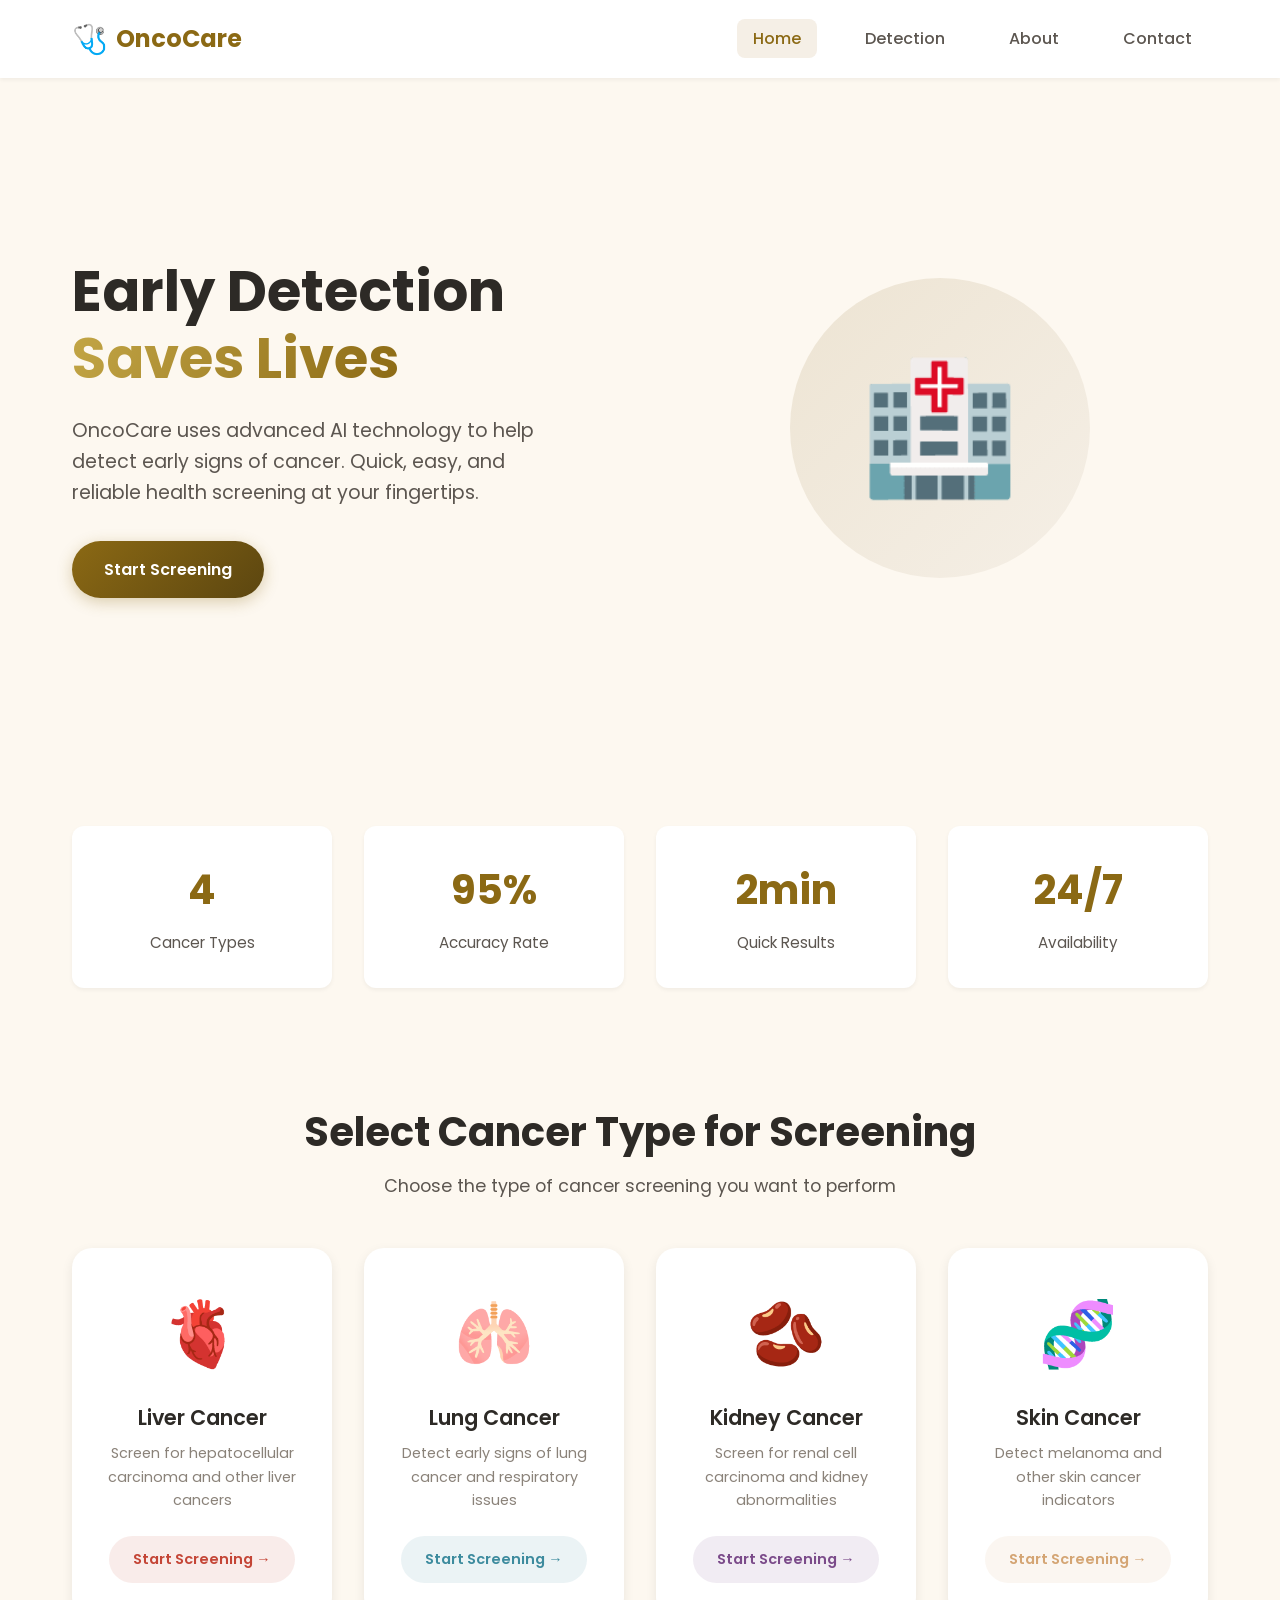
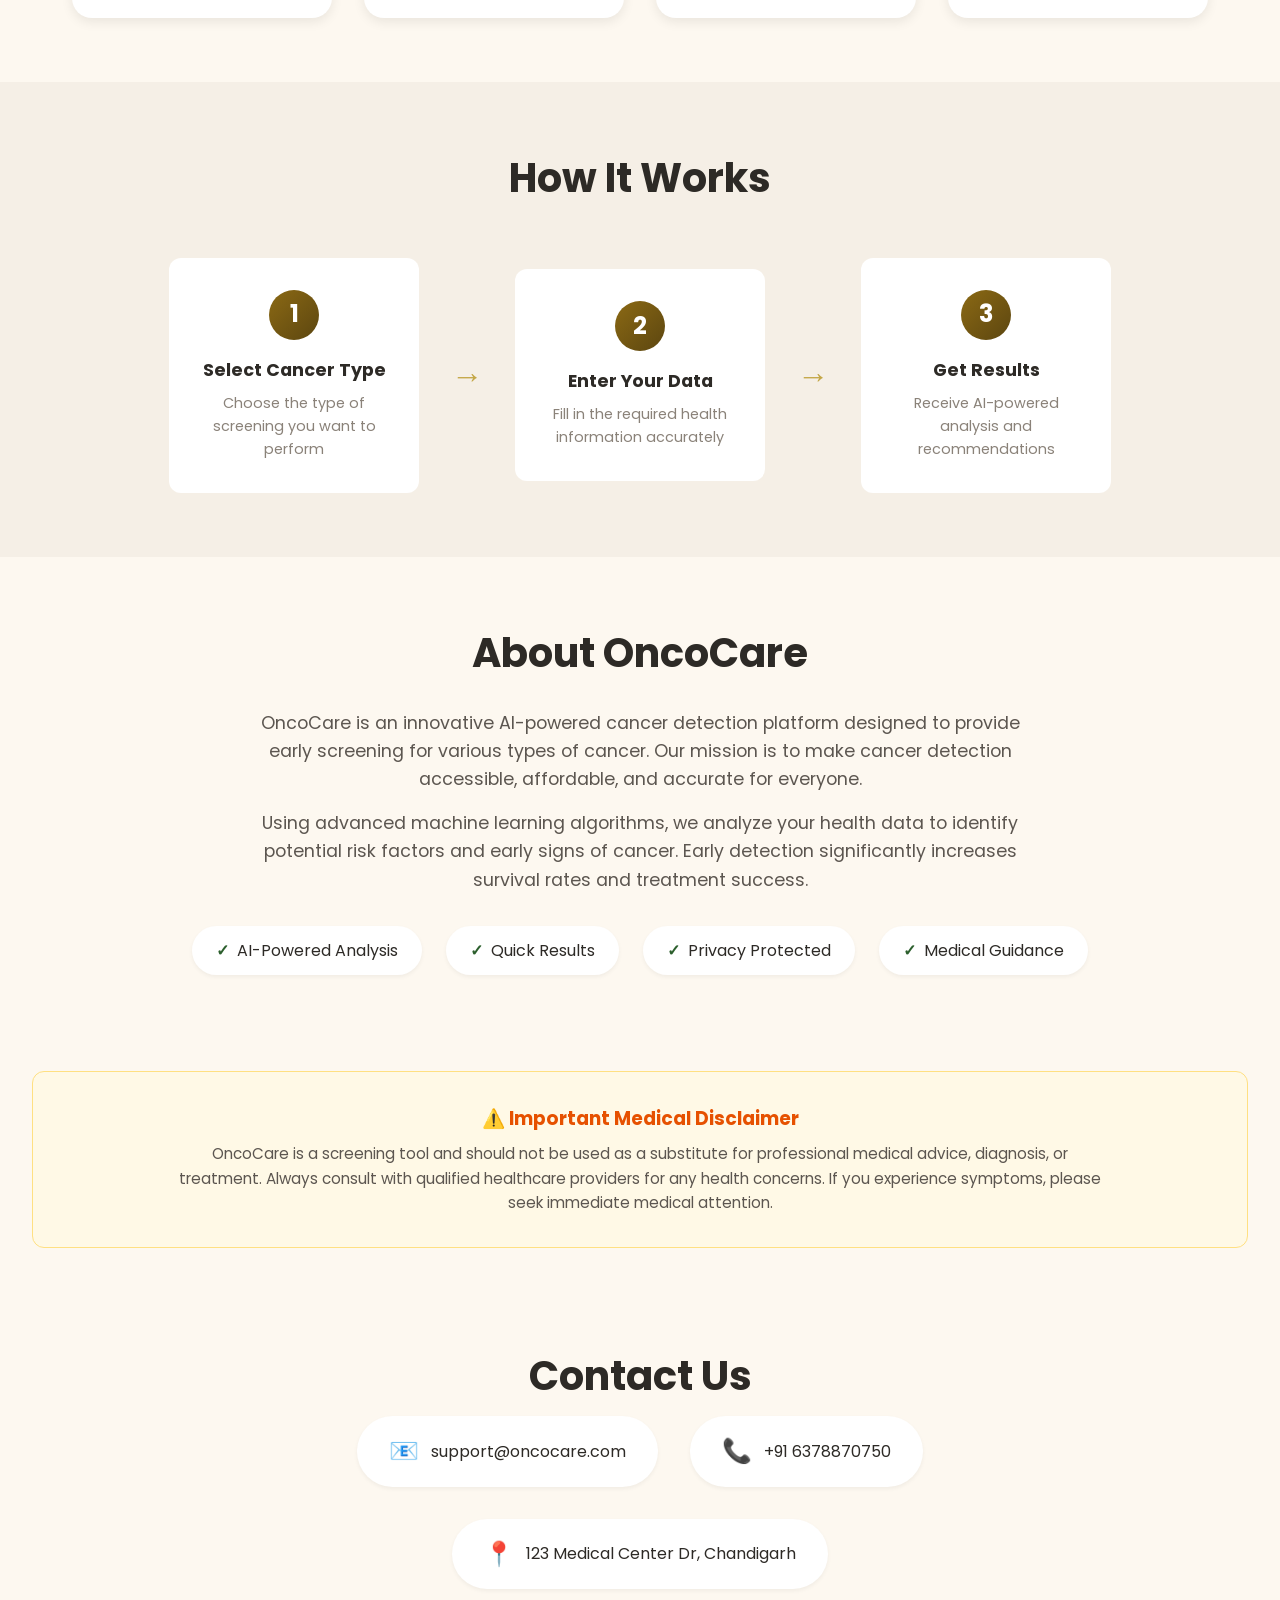
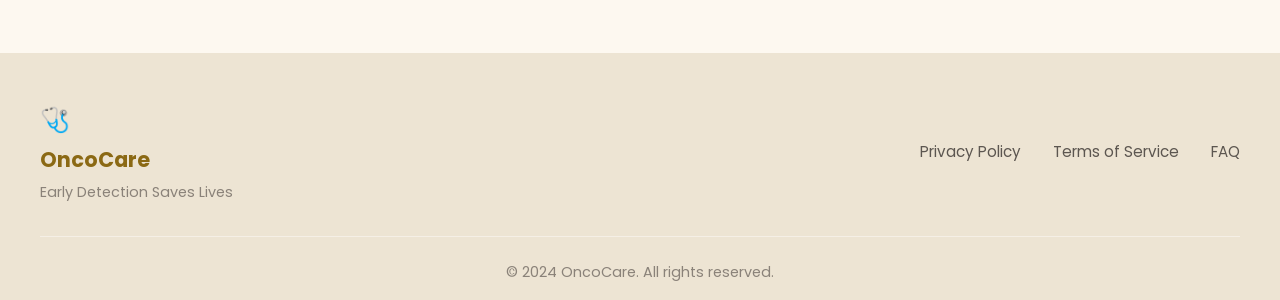
<file: public/index.html>
<!DOCTYPE html>
<html lang="en">
<head>
    <meta charset="UTF-8">
    <meta name="viewport" content="width=device-width, initial-scale=1.0">
    <title>OncoCare - Cancer Detection System</title>
    <link rel="stylesheet" href="styles.css">
    <link href="https://fonts.googleapis.com/css2?family=Poppins:wght@300;400;500;600;700&display=swap" rel="stylesheet">
</head>
<body>
    <!-- Navigation -->
    <nav class="navbar">
        <div class="nav-container">
            <a href="index.html" class="logo">
                <span class="logo-icon">🩺</span>
                <span class="logo-text">OncoCare</span>
            </a>
            <ul class="nav-links">
                <li><a href="index.html" class="active">Home</a></li>
                <li><a href="#cancer-types">Detection</a></li>
                <li><a href="#about">About</a></li>
                <li><a href="#contact">Contact</a></li>
            </ul>
            <button class="mobile-menu-btn" onclick="toggleMobileMenu()">
                <span></span>
                <span></span>
                <span></span>
            </button>
        </div>
    </nav>

    <!-- Mobile Menu -->
    <div class="mobile-menu" id="mobileMenu">
        <a href="index.html">Home</a>
        <a href="#cancer-types">Detection</a>
        <a href="#about">About</a>
        <a href="#contact">Contact</a>
    </div>

    <!-- Hero Section -->
    <section class="hero">
        <div class="hero-content">
            <h1>Early Detection <span class="highlight">Saves Lives</span></h1>
            <p>OncoCare uses advanced AI technology to help detect early signs of cancer. Quick, easy, and reliable health screening at your fingertips.</p>
            <a href="#cancer-types" class="btn btn-primary">Start Screening</a>
        </div>
        <div class="hero-image">
            <div class="hero-visual">
                <div class="pulse-circle"></div>
                <div class="medical-icon">🏥</div>
            </div>
        </div>
    </section>

    <!-- Stats Section -->
    <section class="stats">
        <div class="stat-card">
            <span class="stat-number">4</span>
            <span class="stat-label">Cancer Types</span>
        </div>
        <div class="stat-card">
            <span class="stat-number">95%</span>
            <span class="stat-label">Accuracy Rate</span>
        </div>
        <div class="stat-card">
            <span class="stat-number">2min</span>
            <span class="stat-label">Quick Results</span>
        </div>
        <div class="stat-card">
            <span class="stat-number">24/7</span>
            <span class="stat-label">Availability</span>
        </div>
    </section>

    <!-- Cancer Types Section -->
    <section class="cancer-types" id="cancer-types">
        <h2 class="section-title">Select Cancer Type for Screening</h2>
        <p class="section-subtitle">Choose the type of cancer screening you want to perform</p>
        
        <div class="cancer-grid">
            <a href="liver.html" class="cancer-card liver">
                <div class="card-icon">🫀</div>
                <h3>Liver Cancer</h3>
                <p>Screen for hepatocellular carcinoma and other liver cancers</p>
                <span class="card-btn">Start Screening →</span>
            </a>
            
            <a href="lung.html" class="cancer-card lung">
                <div class="card-icon">🫁</div>
                <h3>Lung Cancer</h3>
                <p>Detect early signs of lung cancer and respiratory issues</p>
                <span class="card-btn">Start Screening →</span>
            </a>
            
            <a href="kidney.html" class="cancer-card kidney">
                <div class="card-icon">🫘</div>
                <h3>Kidney Cancer</h3>
                <p>Screen for renal cell carcinoma and kidney abnormalities</p>
                <span class="card-btn">Start Screening →</span>
            </a>
            
            <a href="skin.html" class="cancer-card skin">
                <div class="card-icon">🧬</div>
                <h3>Skin Cancer</h3>
                <p>Detect melanoma and other skin cancer indicators</p>
                <span class="card-btn">Start Screening →</span>
            </a>
        </div>
    </section>

    <!-- How It Works -->
    <section class="how-it-works">
        <h2 class="section-title">How It Works</h2>
        <div class="steps-container">
            <div class="step">
                <div class="step-number">1</div>
                <h3>Select Cancer Type</h3>
                <p>Choose the type of screening you want to perform</p>
            </div>
            <div class="step-arrow">→</div>
            <div class="step">
                <div class="step-number">2</div>
                <h3>Enter Your Data</h3>
                <p>Fill in the required health information accurately</p>
            </div>
            <div class="step-arrow">→</div>
            <div class="step">
                <div class="step-number">3</div>
                <h3>Get Results</h3>
                <p>Receive AI-powered analysis and recommendations</p>
            </div>
        </div>
    </section>

    <!-- About Section -->
    <section class="about" id="about">
        <div class="about-content">
            <h2>About OncoCare</h2>
            <p>OncoCare is an innovative AI-powered cancer detection platform designed to provide early screening for various types of cancer. Our mission is to make cancer detection accessible, affordable, and accurate for everyone.</p>
            <p>Using advanced machine learning algorithms, we analyze your health data to identify potential risk factors and early signs of cancer. Early detection significantly increases survival rates and treatment success.</p>
            <div class="about-features">
                <div class="feature">
                    <span class="feature-icon">✓</span>
                    <span>AI-Powered Analysis</span>
                </div>
                <div class="feature">
                    <span class="feature-icon">✓</span>
                    <span>Quick Results</span>
                </div>
                <div class="feature">
                    <span class="feature-icon">✓</span>
                    <span>Privacy Protected</span>
                </div>
                <div class="feature">
                    <span class="feature-icon">✓</span>
                    <span>Medical Guidance</span>
                </div>
            </div>
        </div>
    </section>

    <!-- Disclaimer -->
    <section class="disclaimer">
        <div class="disclaimer-content">
            <h3>⚠️ Important Medical Disclaimer</h3>
            <p>OncoCare is a screening tool and should not be used as a substitute for professional medical advice, diagnosis, or treatment. Always consult with qualified healthcare providers for any health concerns. If you experience symptoms, please seek immediate medical attention.</p>
        </div>
    </section>

    <!-- Contact Section -->
    <section class="contact" id="contact">
        <h2 class="section-title">Contact Us</h2>
        <div class="contact-container">
            <div class="contact-info">
                <div class="contact-item">
                    <span class="contact-icon">📧</span>
                    <span>support@oncocare.com</span>
                </div>
                <div class="contact-item">
                    <span class="contact-icon">📞</span>
                    <span>+91 6378870750</span>
                </div>
                <div class="contact-item">
                    <span class="contact-icon">📍</span>
                    <span>123 Medical Center Dr, Chandigarh</span>
                </div>
            </div>
        </div>
    </section>

    <!-- Footer -->
    <footer class="footer">
        <div class="footer-content">
            <div class="footer-brand">
                <span class="logo-icon">🩺</span>
                <span class="logo-text">OncoCare</span>
                <p>Early Detection Saves Lives</p>
            </div>
            <div class="footer-links">
                <a href="#">Privacy Policy</a>
                <a href="#">Terms of Service</a>
                <a href="#">FAQ</a>
            </div>
        </div>
        <div class="footer-bottom">
            <p>&copy; 2024 OncoCare. All rights reserved.</p>
        </div>
    </footer>

    <script src="script.js"></script>
</body>
</html>
</file>
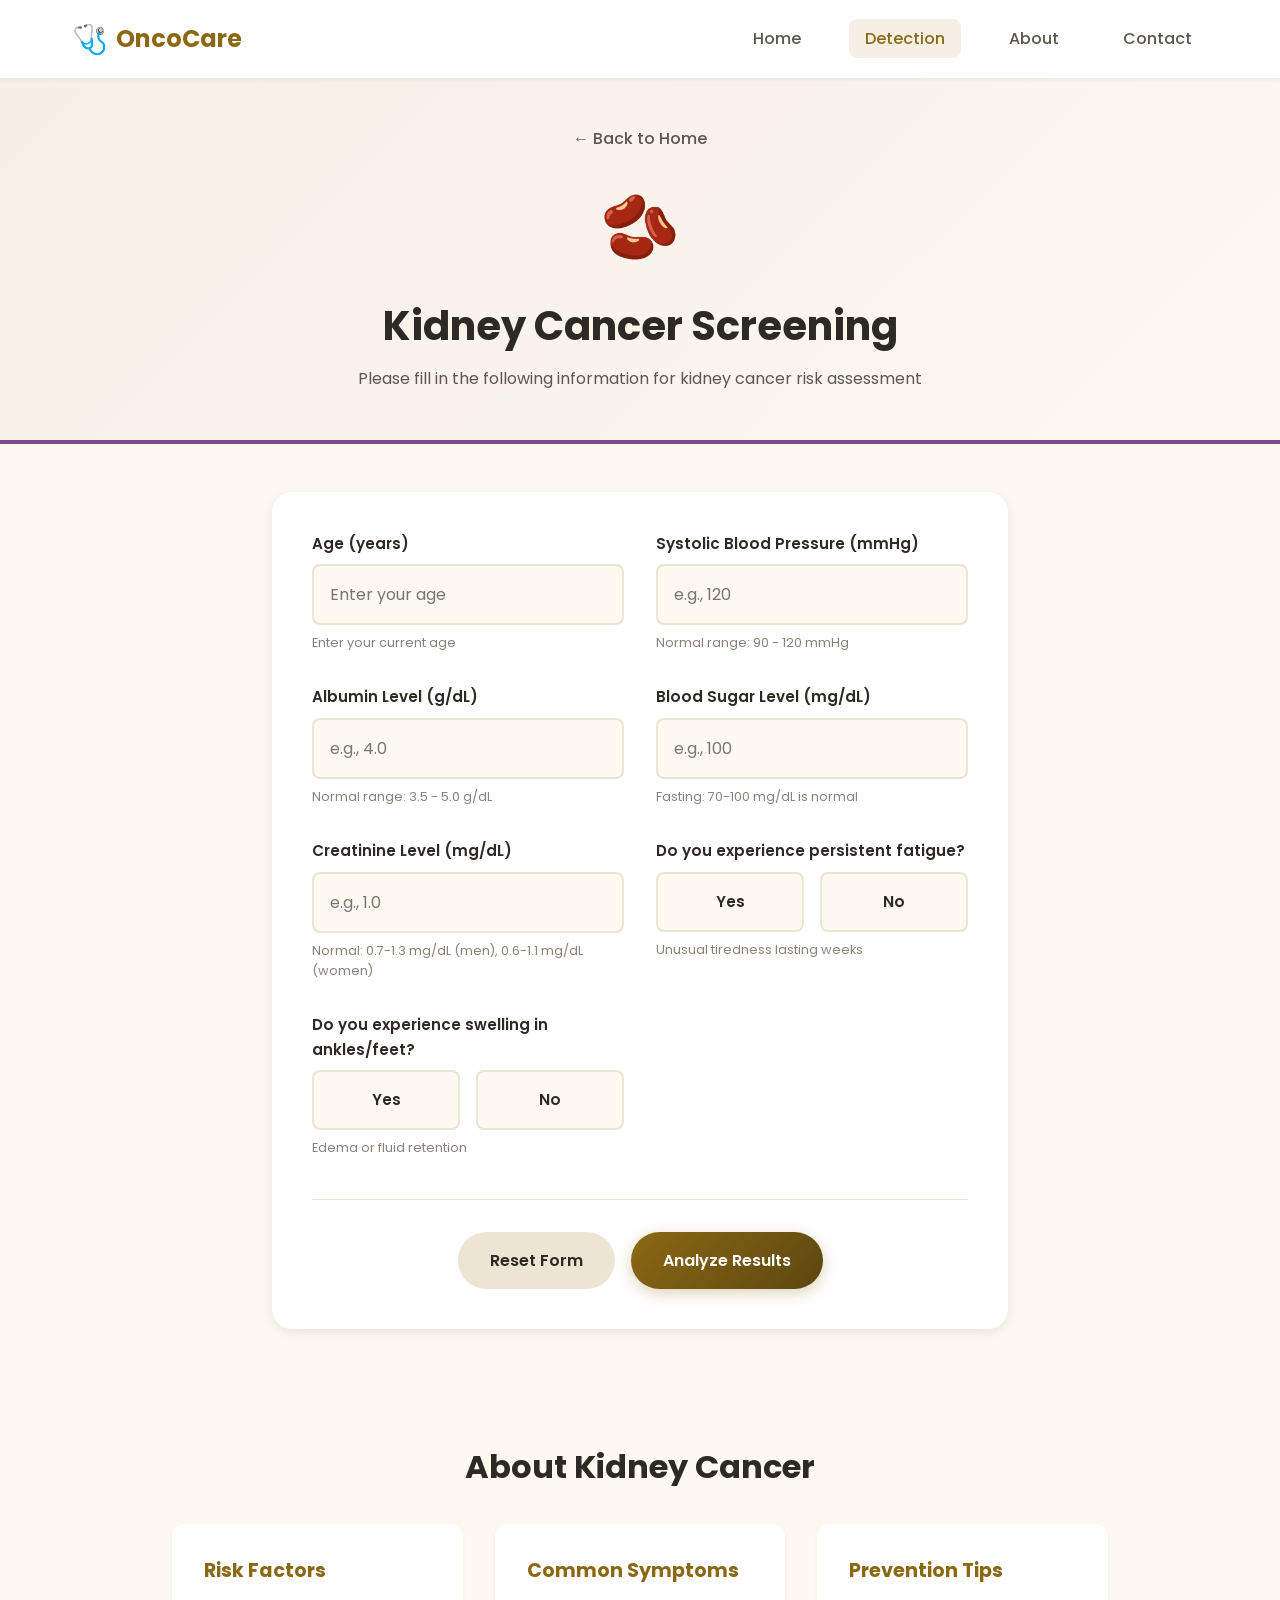
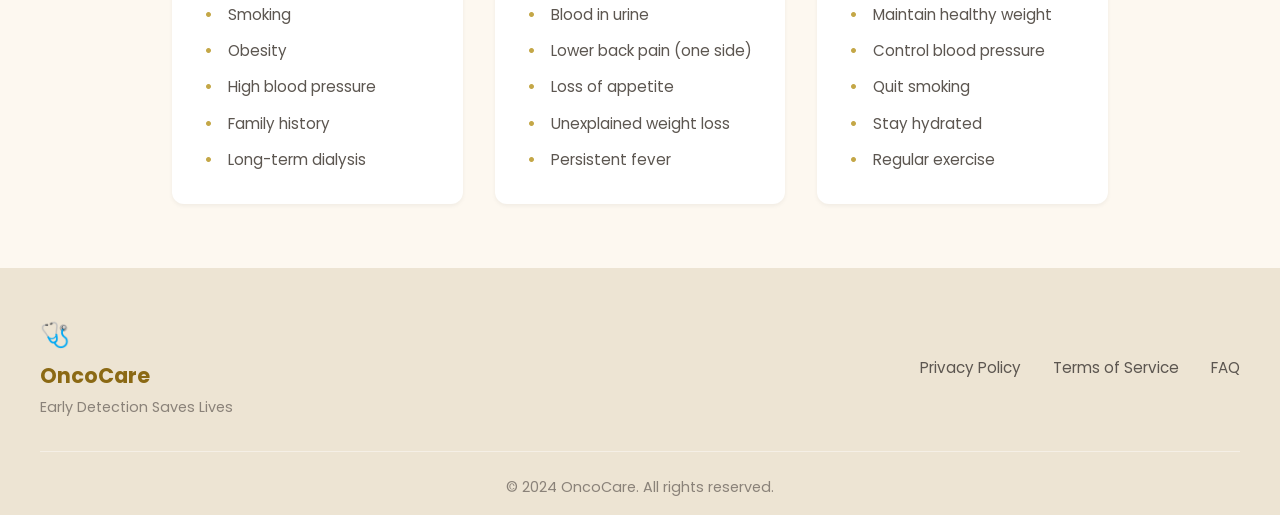
<file: public/kidney.html>
<!DOCTYPE html>
<html lang="en">
<head>
    <meta charset="UTF-8">
    <meta name="viewport" content="width=device-width, initial-scale=1.0">
    <title>Kidney Cancer Detection - OncoCare</title>
    <link rel="stylesheet" href="styles.css">
    <link href="https://fonts.googleapis.com/css2?family=Poppins:wght@300;400;500;600;700&display=swap" rel="stylesheet">
</head>
<body>
    <!-- Navigation -->
    <nav class="navbar">
        <div class="nav-container">
            <a href="index.html" class="logo">
                <span class="logo-icon">🩺</span>
                <span class="logo-text">OncoCare</span>
            </a>
            <ul class="nav-links">
                <li><a href="index.html">Home</a></li>
                <li><a href="index.html#cancer-types" class="active">Detection</a></li>
                <li><a href="index.html#about">About</a></li>
                <li><a href="index.html#contact">Contact</a></li>
            </ul>
            <button class="mobile-menu-btn" onclick="toggleMobileMenu()">
                <span></span>
                <span></span>
                <span></span>
            </button>
        </div>
    </nav>

    <!-- Mobile Menu -->
    <div class="mobile-menu" id="mobileMenu">
        <a href="index.html">Home</a>
        <a href="index.html#cancer-types">Detection</a>
        <a href="index.html#about">About</a>
        <a href="index.html#contact">Contact</a>
    </div>

    <!-- Form Header -->
    <section class="form-header kidney-header">
        <div class="form-header-content">
            <a href="index.html" class="back-btn">← Back to Home</a>
            <div class="form-icon">🫘</div>
            <h1>Kidney Cancer Screening</h1>
            <p>Please fill in the following information for kidney cancer risk assessment</p>
        </div>
    </section>

    <!-- Form Section -->
    <section class="form-section">
        <form id="kidneyForm" class="screening-form">
            <div class="form-grid">
                <!-- Age -->
                <div class="form-group">
                    <label for="age">Age (years)</label>
                    <input type="number" id="age" name="age" min="1" max="120" placeholder="Enter your age" required>
                    <span class="input-hint">Enter your current age</span>
                </div>

                <!-- Blood Pressure -->
                <div class="form-group">
                    <label for="blood_pressure">Systolic Blood Pressure (mmHg)</label>
                    <input type="number" id="blood_pressure" name="blood_pressure" min="70" max="250" placeholder="e.g., 120" required>
                    <span class="input-hint">Normal range: 90 - 120 mmHg</span>
                </div>

                <!-- Albumin -->
                <div class="form-group">
                    <label for="albumin">Albumin Level (g/dL)</label>
                    <input type="number" id="albumin" name="albumin" step="0.1" min="0" max="10" placeholder="e.g., 4.0" required>
                    <span class="input-hint">Normal range: 3.5 - 5.0 g/dL</span>
                </div>

                <!-- Sugar -->
                <div class="form-group">
                    <label for="sugar">Blood Sugar Level (mg/dL)</label>
                    <input type="number" id="sugar" name="sugar" min="0" max="600" placeholder="e.g., 100" required>
                    <span class="input-hint">Fasting: 70-100 mg/dL is normal</span>
                </div>

                <!-- Creatinine -->
                <div class="form-group">
                    <label for="creatinine">Creatinine Level (mg/dL)</label>
                    <input type="number" id="creatinine" name="creatinine" step="0.1" min="0" max="20" placeholder="e.g., 1.0" required>
                    <span class="input-hint">Normal: 0.7-1.3 mg/dL (men), 0.6-1.1 mg/dL (women)</span>
                </div>

                <!-- Fatigue -->
                <div class="form-group">
                    <label>Do you experience persistent fatigue?</label>
                    <div class="toggle-group">
                        <input type="radio" id="fatigue_yes" name="fatigue" value="1" required>
                        <label for="fatigue_yes" class="toggle-btn">Yes</label>
                        <input type="radio" id="fatigue_no" name="fatigue" value="0">
                        <label for="fatigue_no" class="toggle-btn">No</label>
                    </div>
                    <span class="input-hint">Unusual tiredness lasting weeks</span>
                </div>

                <!-- Swelling -->
                <div class="form-group">
                    <label>Do you experience swelling in ankles/feet?</label>
                    <div class="toggle-group">
                        <input type="radio" id="swelling_yes" name="swelling" value="1" required>
                        <label for="swelling_yes" class="toggle-btn">Yes</label>
                        <input type="radio" id="swelling_no" name="swelling" value="0">
                        <label for="swelling_no" class="toggle-btn">No</label>
                    </div>
                    <span class="input-hint">Edema or fluid retention</span>
                </div>
            </div>

            <div class="form-actions">
                <button type="button" class="btn btn-secondary" onclick="resetForm('kidneyForm')">Reset Form</button>
                <button type="submit" class="btn btn-primary">Analyze Results</button>
            </div>
        </form>
    </section>

    <!-- Results Section (Hidden by default) -->
    <section class="results-section" id="resultsSection" style="display: none;">
        <div class="results-card">
            <h2>Screening Results</h2>
            <div class="results-content" id="resultsContent">
                <!-- Results will be displayed here -->
            </div>
            <div class="results-actions">
                <button class="btn btn-secondary" onclick="hideResults()">Screen Again</button>
                <button class="btn btn-primary" onclick="printResults()">Print Results</button>
            </div>
        </div>
    </section>

    <!-- Info Section -->
    <section class="info-section">
        <h2>About Kidney Cancer</h2>
        <div class="info-grid">
            <div class="info-card">
                <h3>Risk Factors</h3>
                <ul>
                    <li>Smoking</li>
                    <li>Obesity</li>
                    <li>High blood pressure</li>
                    <li>Family history</li>
                    <li>Long-term dialysis</li>
                </ul>
            </div>
            <div class="info-card">
                <h3>Common Symptoms</h3>
                <ul>
                    <li>Blood in urine</li>
                    <li>Lower back pain (one side)</li>
                    <li>Loss of appetite</li>
                    <li>Unexplained weight loss</li>
                    <li>Persistent fever</li>
                </ul>
            </div>
            <div class="info-card">
                <h3>Prevention Tips</h3>
                <ul>
                    <li>Maintain healthy weight</li>
                    <li>Control blood pressure</li>
                    <li>Quit smoking</li>
                    <li>Stay hydrated</li>
                    <li>Regular exercise</li>
                </ul>
            </div>
        </div>
    </section>

    <!-- Footer -->
    <footer class="footer">
        <div class="footer-content">
            <div class="footer-brand">
                <span class="logo-icon">🩺</span>
                <span class="logo-text">OncoCare</span>
                <p>Early Detection Saves Lives</p>
            </div>
            <div class="footer-links">
                <a href="#">Privacy Policy</a>
                <a href="#">Terms of Service</a>
                <a href="#">FAQ</a>
            </div>
        </div>
        <div class="footer-bottom">
            <p>&copy; 2024 OncoCare. All rights reserved.</p>
        </div>
    </footer>

    <script src="script.js"></script>
</body>
</html>
</file>
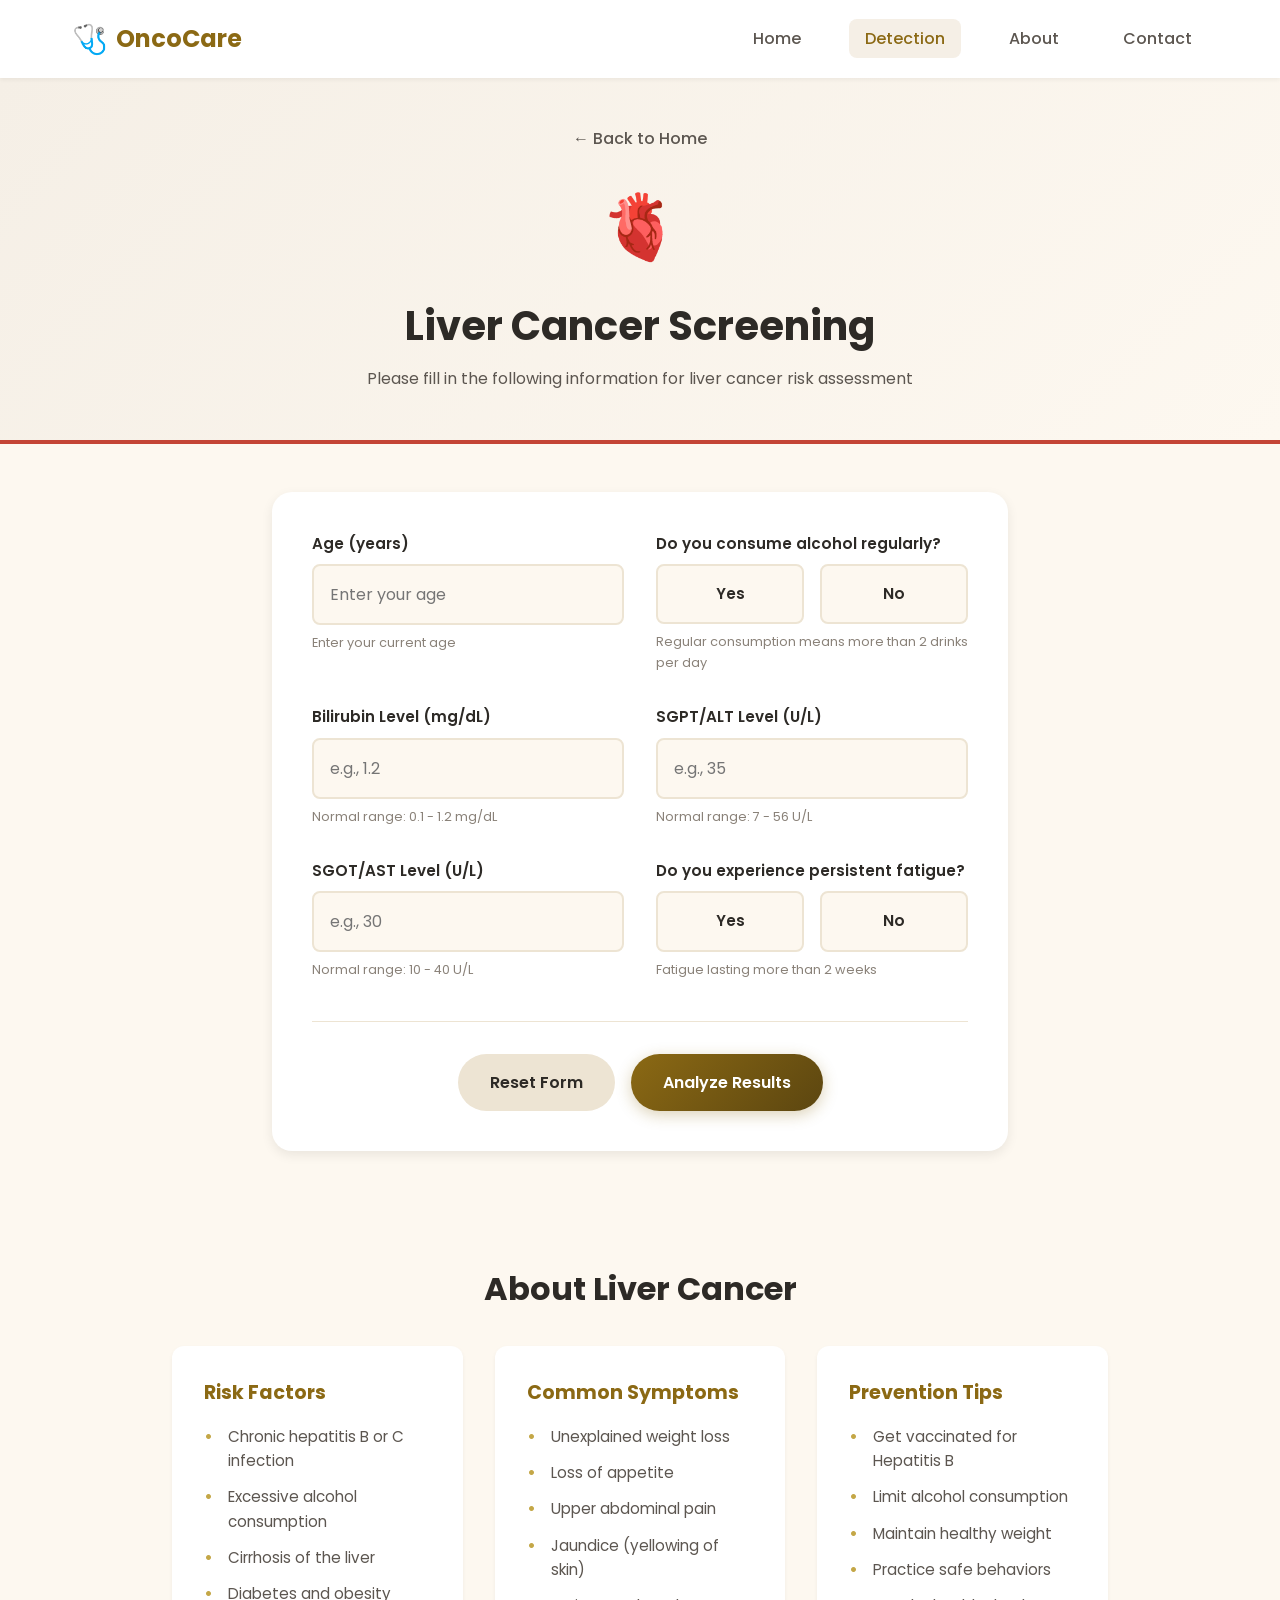
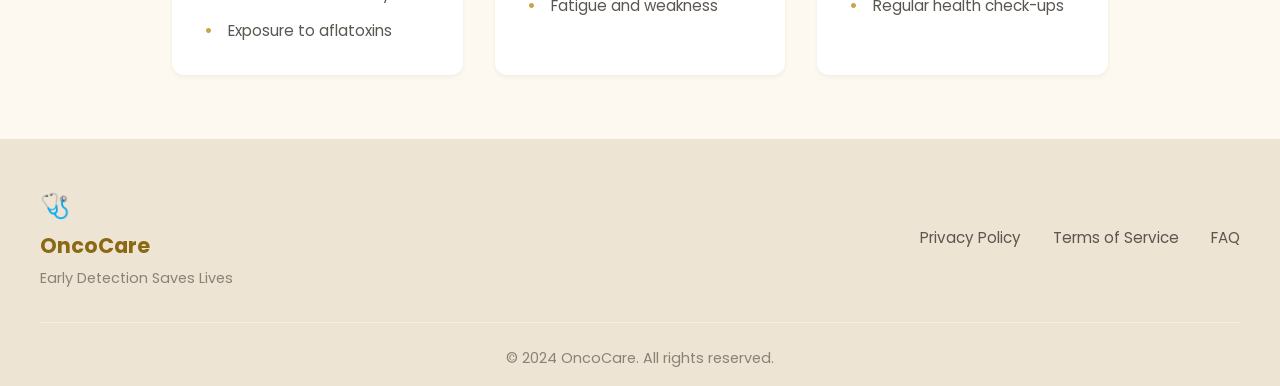
<file: public/liver.html>
<!DOCTYPE html>
<html lang="en">
<head>
    <meta charset="UTF-8">
    <meta name="viewport" content="width=device-width, initial-scale=1.0">
    <title>Liver Cancer Detection - OncoCare</title>
    <link rel="stylesheet" href="styles.css">
    <link href="https://fonts.googleapis.com/css2?family=Poppins:wght@300;400;500;600;700&display=swap" rel="stylesheet">
</head>
<body>
    <!-- Navigation -->
    <nav class="navbar">
        <div class="nav-container">
            <a href="index.html" class="logo">
                <span class="logo-icon">🩺</span>
                <span class="logo-text">OncoCare</span>
            </a>
            <ul class="nav-links">
                <li><a href="index.html">Home</a></li>
                <li><a href="index.html#cancer-types" class="active">Detection</a></li>
                <li><a href="index.html#about">About</a></li>
                <li><a href="index.html#contact">Contact</a></li>
            </ul>
            <button class="mobile-menu-btn" onclick="toggleMobileMenu()">
                <span></span>
                <span></span>
                <span></span>
            </button>
        </div>
    </nav>

    <!-- Mobile Menu -->
    <div class="mobile-menu" id="mobileMenu">
        <a href="index.html">Home</a>
        <a href="index.html#cancer-types">Detection</a>
        <a href="index.html#about">About</a>
        <a href="index.html#contact">Contact</a>
    </div>

    <!-- Form Header -->
    <section class="form-header liver-header">
        <div class="form-header-content">
            <a href="index.html" class="back-btn">← Back to Home</a>
            <div class="form-icon">🫀</div>
            <h1>Liver Cancer Screening</h1>
            <p>Please fill in the following information for liver cancer risk assessment</p>
        </div>
    </section>

    <!-- Form Section -->
    <section class="form-section">
        <form id="liverForm" class="screening-form">
            <div class="form-grid">
                <!-- Age -->
                <div class="form-group">
                    <label for="age">Age (years)</label>
                    <input type="number" id="age" name="age" min="1" max="120" placeholder="Enter your age" required>
                    <span class="input-hint">Enter your current age</span>
                </div>

                <!-- Alcohol Consumption -->
                <div class="form-group">
                    <label>Do you consume alcohol regularly?</label>
                    <div class="toggle-group">
                        <input type="radio" id="alcohol_yes" name="alcohol" value="1" required>
                        <label for="alcohol_yes" class="toggle-btn">Yes</label>
                        <input type="radio" id="alcohol_no" name="alcohol" value="0">
                        <label for="alcohol_no" class="toggle-btn">No</label>
                    </div>
                    <span class="input-hint">Regular consumption means more than 2 drinks per day</span>
                </div>

                <!-- Bilirubin -->
                <div class="form-group">
                    <label for="bilirubin">Bilirubin Level (mg/dL)</label>
                    <input type="number" id="bilirubin" name="bilirubin" step="0.1" min="0" max="30" placeholder="e.g., 1.2" required>
                    <span class="input-hint">Normal range: 0.1 - 1.2 mg/dL</span>
                </div>

                <!-- SGPT -->
                <div class="form-group">
                    <label for="sgpt">SGPT/ALT Level (U/L)</label>
                    <input type="number" id="sgpt" name="sgpt" min="0" max="1000" placeholder="e.g., 35" required>
                    <span class="input-hint">Normal range: 7 - 56 U/L</span>
                </div>

                <!-- SGOT -->
                <div class="form-group">
                    <label for="sgot">SGOT/AST Level (U/L)</label>
                    <input type="number" id="sgot" name="sgot" min="0" max="1000" placeholder="e.g., 30" required>
                    <span class="input-hint">Normal range: 10 - 40 U/L</span>
                </div>

                <!-- Fatigue -->
                <div class="form-group">
                    <label>Do you experience persistent fatigue?</label>
                    <div class="toggle-group">
                        <input type="radio" id="fatigue_yes" name="fatigue" value="1" required>
                        <label for="fatigue_yes" class="toggle-btn">Yes</label>
                        <input type="radio" id="fatigue_no" name="fatigue" value="0">
                        <label for="fatigue_no" class="toggle-btn">No</label>
                    </div>
                    <span class="input-hint">Fatigue lasting more than 2 weeks</span>
                </div>
            </div>

            <div class="form-actions">
                <button type="button" class="btn btn-secondary" onclick="resetForm('liverForm')">Reset Form</button>
                <button type="submit" class="btn btn-primary">Analyze Results</button>
            </div>
        </form>
    </section>

    <!-- Results Section (Hidden by default) -->
    <section class="results-section" id="resultsSection" style="display: none;">
        <div class="results-card">
            <h2>Screening Results</h2>
            <div class="results-content" id="resultsContent">
                <!-- Results will be displayed here -->
            </div>
            <div class="results-actions">
                <button class="btn btn-secondary" onclick="hideResults()">Screen Again</button>
                <button class="btn btn-primary" onclick="printResults()">Print Results</button>
            </div>
        </div>
    </section>

    <!-- Info Section -->
    <section class="info-section">
        <h2>About Liver Cancer</h2>
        <div class="info-grid">
            <div class="info-card">
                <h3>Risk Factors</h3>
                <ul>
                    <li>Chronic hepatitis B or C infection</li>
                    <li>Excessive alcohol consumption</li>
                    <li>Cirrhosis of the liver</li>
                    <li>Diabetes and obesity</li>
                    <li>Exposure to aflatoxins</li>
                </ul>
            </div>
            <div class="info-card">
                <h3>Common Symptoms</h3>
                <ul>
                    <li>Unexplained weight loss</li>
                    <li>Loss of appetite</li>
                    <li>Upper abdominal pain</li>
                    <li>Jaundice (yellowing of skin)</li>
                    <li>Fatigue and weakness</li>
                </ul>
            </div>
            <div class="info-card">
                <h3>Prevention Tips</h3>
                <ul>
                    <li>Get vaccinated for Hepatitis B</li>
                    <li>Limit alcohol consumption</li>
                    <li>Maintain healthy weight</li>
                    <li>Practice safe behaviors</li>
                    <li>Regular health check-ups</li>
                </ul>
            </div>
        </div>
    </section>

    <!-- Footer -->
    <footer class="footer">
        <div class="footer-content">
            <div class="footer-brand">
                <span class="logo-icon">🩺</span>
                <span class="logo-text">OncoCare</span>
                <p>Early Detection Saves Lives</p>
            </div>
            <div class="footer-links">
                <a href="#">Privacy Policy</a>
                <a href="#">Terms of Service</a>
                <a href="#">FAQ</a>
            </div>
        </div>
        <div class="footer-bottom">
            <p>&copy; 2024 OncoCare. All rights reserved.</p>
        </div>
    </footer>

    <script src="script.js"></script>
</body>
</html>
</file>
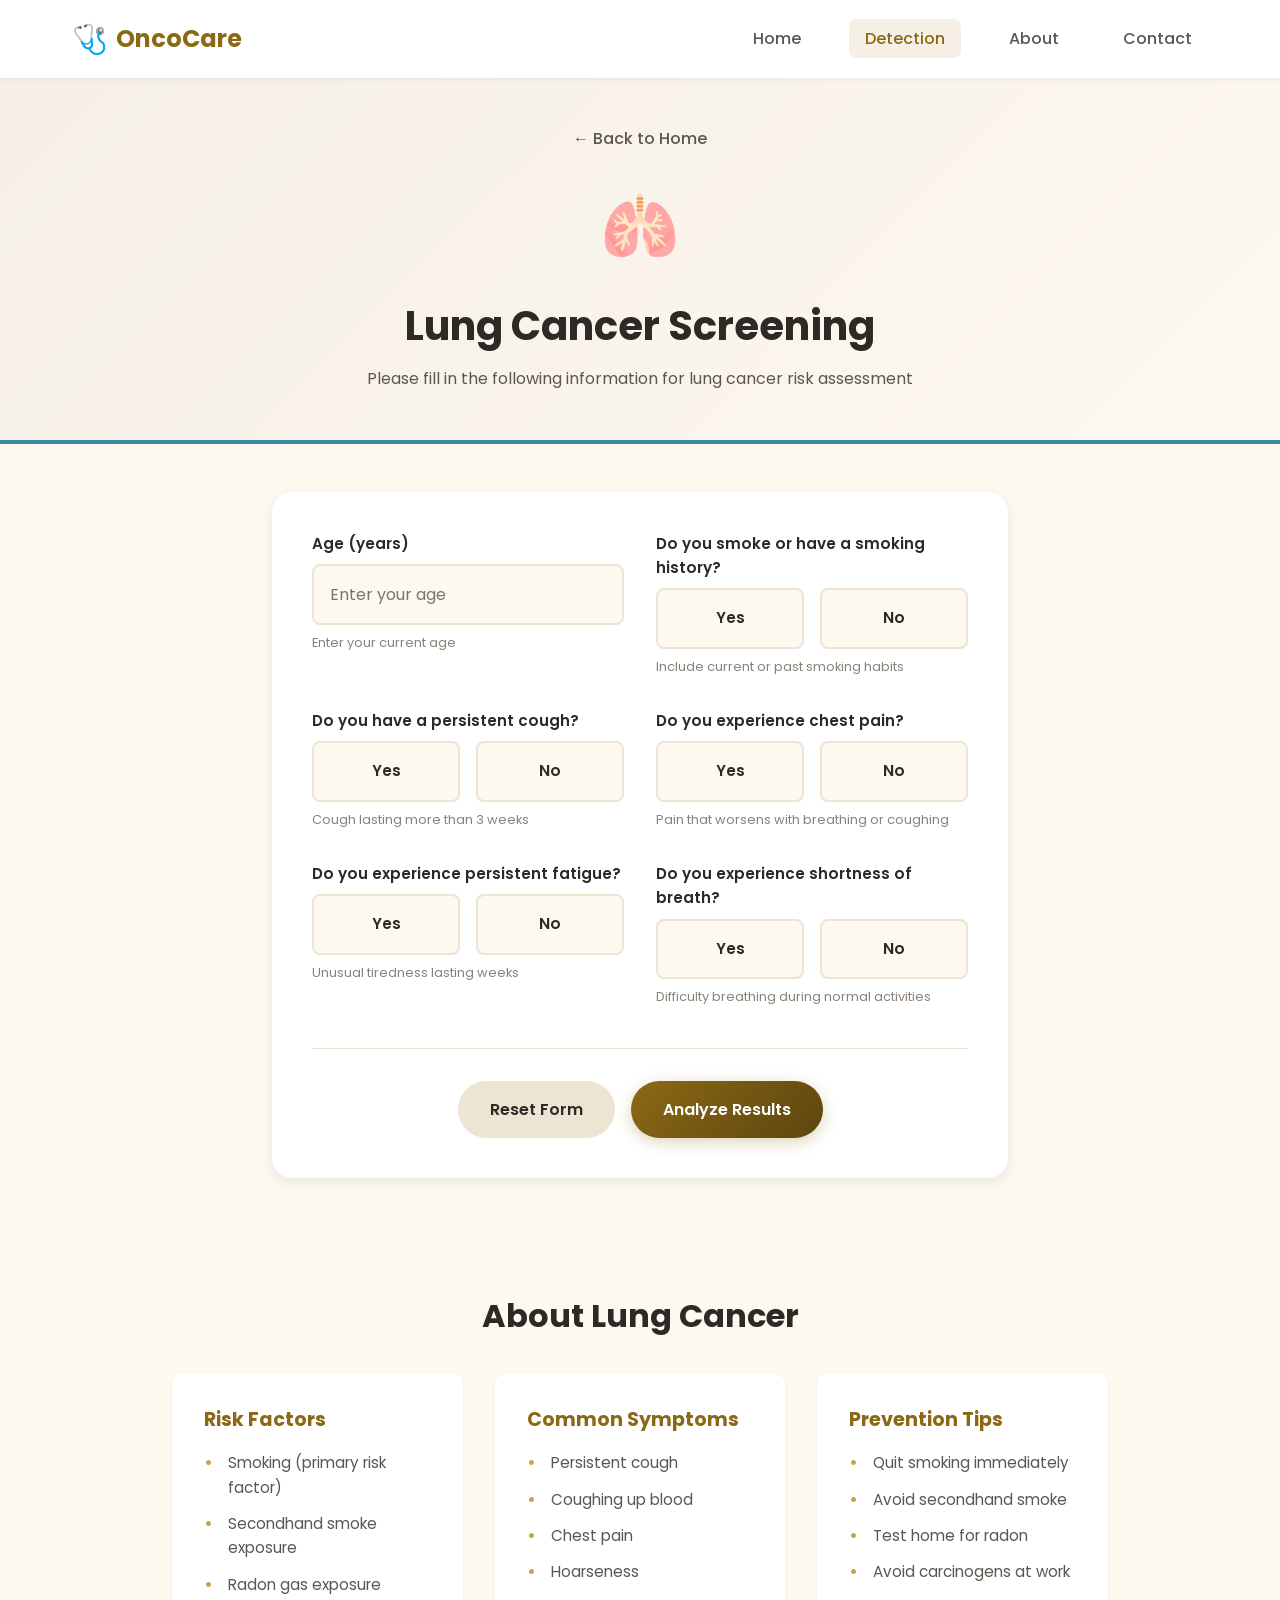
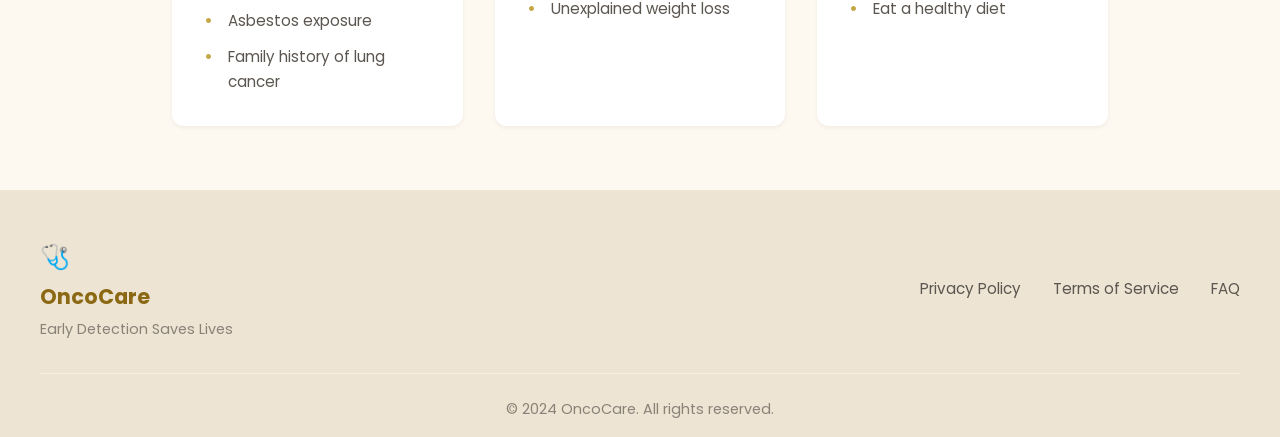
<file: public/lung.html>
<!DOCTYPE html>
<html lang="en">
<head>
    <meta charset="UTF-8">
    <meta name="viewport" content="width=device-width, initial-scale=1.0">
    <title>Lung Cancer Detection - OncoCare</title>
    <link rel="stylesheet" href="styles.css">
    <link href="https://fonts.googleapis.com/css2?family=Poppins:wght@300;400;500;600;700&display=swap" rel="stylesheet">
</head>
<body>
    <!-- Navigation -->
    <nav class="navbar">
        <div class="nav-container">
            <a href="index.html" class="logo">
                <span class="logo-icon">🩺</span>
                <span class="logo-text">OncoCare</span>
            </a>
            <ul class="nav-links">
                <li><a href="index.html">Home</a></li>
                <li><a href="index.html#cancer-types" class="active">Detection</a></li>
                <li><a href="index.html#about">About</a></li>
                <li><a href="index.html#contact">Contact</a></li>
            </ul>
            <button class="mobile-menu-btn" onclick="toggleMobileMenu()">
                <span></span>
                <span></span>
                <span></span>
            </button>
        </div>
    </nav>

    <!-- Mobile Menu -->
    <div class="mobile-menu" id="mobileMenu">
        <a href="index.html">Home</a>
        <a href="index.html#cancer-types">Detection</a>
        <a href="index.html#about">About</a>
        <a href="index.html#contact">Contact</a>
    </div>

    <!-- Form Header -->
    <section class="form-header lung-header">
        <div class="form-header-content">
            <a href="index.html" class="back-btn">← Back to Home</a>
            <div class="form-icon">🫁</div>
            <h1>Lung Cancer Screening</h1>
            <p>Please fill in the following information for lung cancer risk assessment</p>
        </div>
    </section>

    <!-- Form Section -->
    <section class="form-section">
        <form id="lungForm" class="screening-form">
            <div class="form-grid">
                <!-- Age -->
                <div class="form-group">
                    <label for="age">Age (years)</label>
                    <input type="number" id="age" name="age" min="1" max="120" placeholder="Enter your age" required>
                    <span class="input-hint">Enter your current age</span>
                </div>

                <!-- Smoking -->
                <div class="form-group">
                    <label>Do you smoke or have a smoking history?</label>
                    <div class="toggle-group">
                        <input type="radio" id="smoking_yes" name="smoking" value="1" required>
                        <label for="smoking_yes" class="toggle-btn">Yes</label>
                        <input type="radio" id="smoking_no" name="smoking" value="0">
                        <label for="smoking_no" class="toggle-btn">No</label>
                    </div>
                    <span class="input-hint">Include current or past smoking habits</span>
                </div>

                <!-- Cough -->
                <div class="form-group">
                    <label>Do you have a persistent cough?</label>
                    <div class="toggle-group">
                        <input type="radio" id="cough_yes" name="cough" value="1" required>
                        <label for="cough_yes" class="toggle-btn">Yes</label>
                        <input type="radio" id="cough_no" name="cough" value="0">
                        <label for="cough_no" class="toggle-btn">No</label>
                    </div>
                    <span class="input-hint">Cough lasting more than 3 weeks</span>
                </div>

                <!-- Chest Pain -->
                <div class="form-group">
                    <label>Do you experience chest pain?</label>
                    <div class="toggle-group">
                        <input type="radio" id="chest_pain_yes" name="chest_pain" value="1" required>
                        <label for="chest_pain_yes" class="toggle-btn">Yes</label>
                        <input type="radio" id="chest_pain_no" name="chest_pain" value="0">
                        <label for="chest_pain_no" class="toggle-btn">No</label>
                    </div>
                    <span class="input-hint">Pain that worsens with breathing or coughing</span>
                </div>

                <!-- Fatigue -->
                <div class="form-group">
                    <label>Do you experience persistent fatigue?</label>
                    <div class="toggle-group">
                        <input type="radio" id="fatigue_yes" name="fatigue" value="1" required>
                        <label for="fatigue_yes" class="toggle-btn">Yes</label>
                        <input type="radio" id="fatigue_no" name="fatigue" value="0">
                        <label for="fatigue_no" class="toggle-btn">No</label>
                    </div>
                    <span class="input-hint">Unusual tiredness lasting weeks</span>
                </div>

                <!-- Shortness of Breath -->
                <div class="form-group">
                    <label>Do you experience shortness of breath?</label>
                    <div class="toggle-group">
                        <input type="radio" id="shortness_yes" name="shortness_of_breath" value="1" required>
                        <label for="shortness_yes" class="toggle-btn">Yes</label>
                        <input type="radio" id="shortness_no" name="shortness_of_breath" value="0">
                        <label for="shortness_no" class="toggle-btn">No</label>
                    </div>
                    <span class="input-hint">Difficulty breathing during normal activities</span>
                </div>
            </div>

            <div class="form-actions">
                <button type="button" class="btn btn-secondary" onclick="resetForm('lungForm')">Reset Form</button>
                <button type="submit" class="btn btn-primary">Analyze Results</button>
            </div>
        </form>
    </section>

    <!-- Results Section (Hidden by default) -->
    <section class="results-section" id="resultsSection" style="display: none;">
        <div class="results-card">
            <h2>Screening Results</h2>
            <div class="results-content" id="resultsContent">
                <!-- Results will be displayed here -->
            </div>
            <div class="results-actions">
                <button class="btn btn-secondary" onclick="hideResults()">Screen Again</button>
                <button class="btn btn-primary" onclick="printResults()">Print Results</button>
            </div>
        </div>
    </section>

    <!-- Info Section -->
    <section class="info-section">
        <h2>About Lung Cancer</h2>
        <div class="info-grid">
            <div class="info-card">
                <h3>Risk Factors</h3>
                <ul>
                    <li>Smoking (primary risk factor)</li>
                    <li>Secondhand smoke exposure</li>
                    <li>Radon gas exposure</li>
                    <li>Asbestos exposure</li>
                    <li>Family history of lung cancer</li>
                </ul>
            </div>
            <div class="info-card">
                <h3>Common Symptoms</h3>
                <ul>
                    <li>Persistent cough</li>
                    <li>Coughing up blood</li>
                    <li>Chest pain</li>
                    <li>Hoarseness</li>
                    <li>Unexplained weight loss</li>
                </ul>
            </div>
            <div class="info-card">
                <h3>Prevention Tips</h3>
                <ul>
                    <li>Quit smoking immediately</li>
                    <li>Avoid secondhand smoke</li>
                    <li>Test home for radon</li>
                    <li>Avoid carcinogens at work</li>
                    <li>Eat a healthy diet</li>
                </ul>
            </div>
        </div>
    </section>

    <!-- Footer -->
    <footer class="footer">
        <div class="footer-content">
            <div class="footer-brand">
                <span class="logo-icon">🩺</span>
                <span class="logo-text">OncoCare</span>
                <p>Early Detection Saves Lives</p>
            </div>
            <div class="footer-links">
                <a href="#">Privacy Policy</a>
                <a href="#">Terms of Service</a>
                <a href="#">FAQ</a>
            </div>
        </div>
        <div class="footer-bottom">
            <p>&copy; 2024 OncoCare. All rights reserved.</p>
        </div>
    </footer>

    <script src="script.js"></script>
</body>
</html>
</file>
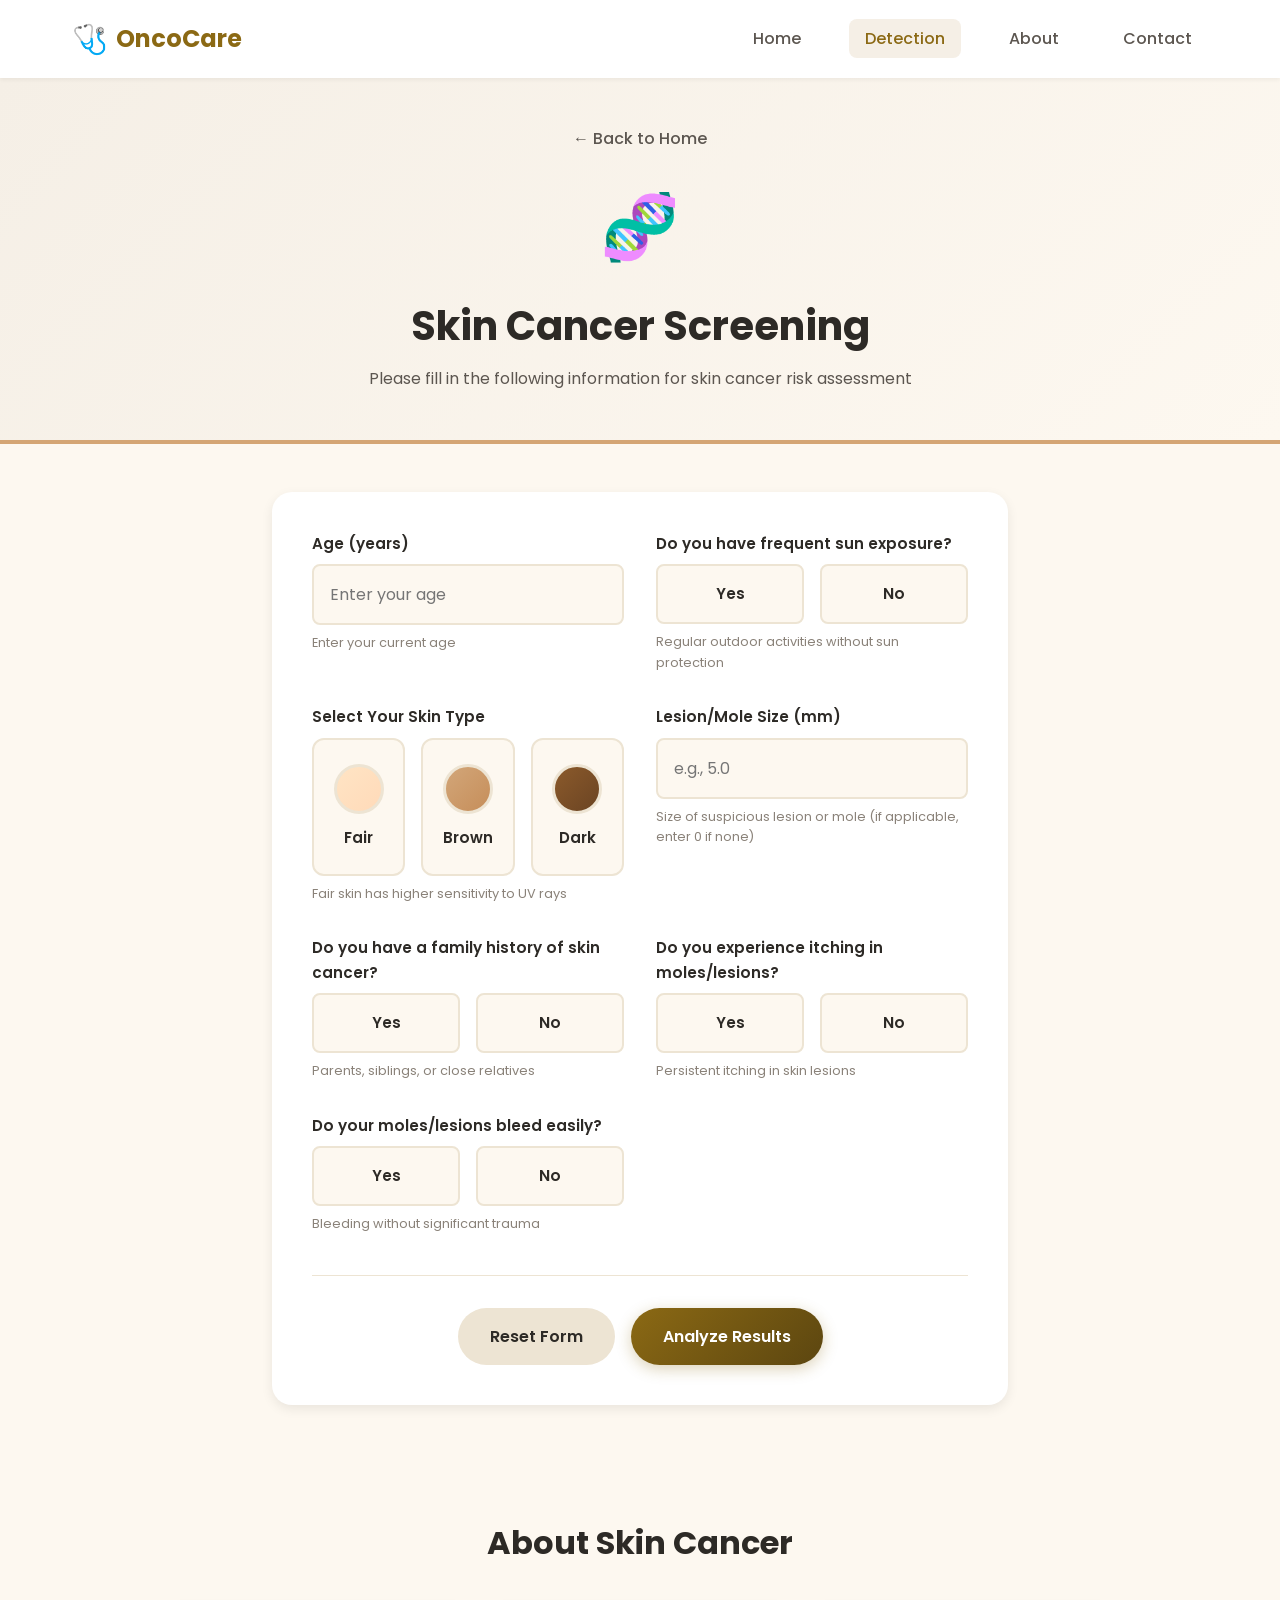
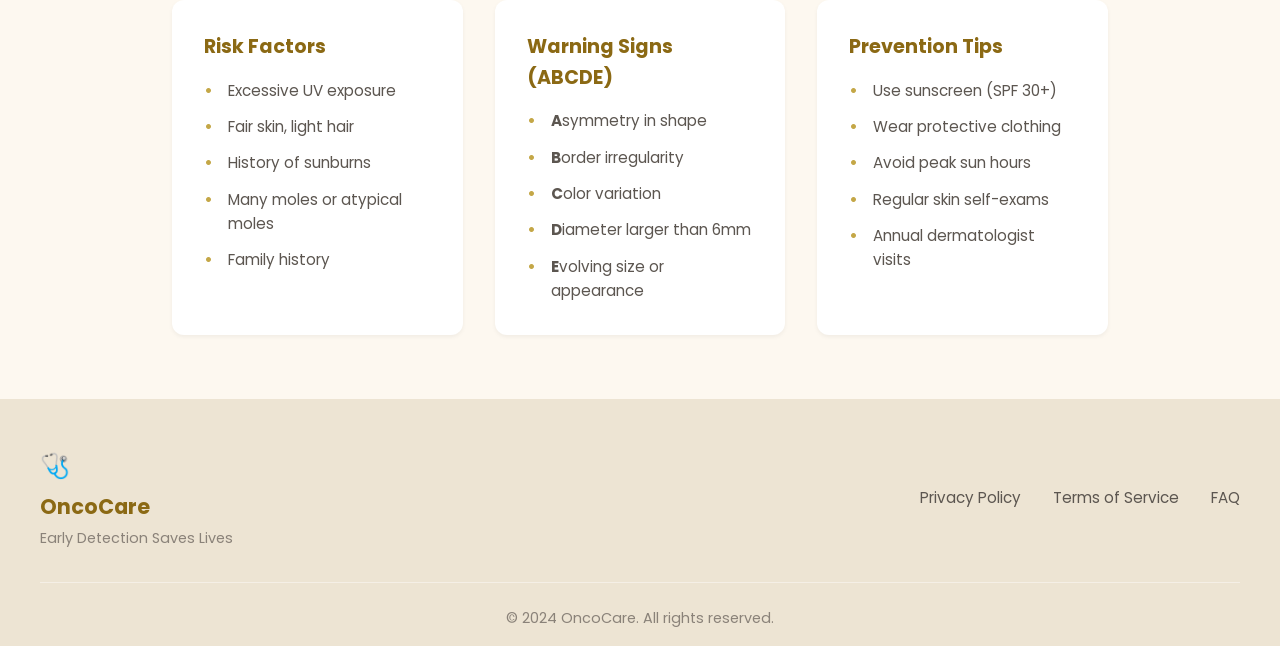
<file: public/skin.html>
<!DOCTYPE html>
<html lang="en">
<head>
    <meta charset="UTF-8">
    <meta name="viewport" content="width=device-width, initial-scale=1.0">
    <title>Skin Cancer Detection - OncoCare</title>
    <link rel="stylesheet" href="styles.css">
    <link href="https://fonts.googleapis.com/css2?family=Poppins:wght@300;400;500;600;700&display=swap" rel="stylesheet">
</head>
<body>
    <!-- Navigation -->
    <nav class="navbar">
        <div class="nav-container">
            <a href="index.html" class="logo">
                <span class="logo-icon">🩺</span>
                <span class="logo-text">OncoCare</span>
            </a>
            <ul class="nav-links">
                <li><a href="index.html">Home</a></li>
                <li><a href="index.html#cancer-types" class="active">Detection</a></li>
                <li><a href="index.html#about">About</a></li>
                <li><a href="index.html#contact">Contact</a></li>
            </ul>
            <button class="mobile-menu-btn" onclick="toggleMobileMenu()">
                <span></span>
                <span></span>
                <span></span>
            </button>
        </div>
    </nav>

    <!-- Mobile Menu -->
    <div class="mobile-menu" id="mobileMenu">
        <a href="index.html">Home</a>
        <a href="index.html#cancer-types">Detection</a>
        <a href="index.html#about">About</a>
        <a href="index.html#contact">Contact</a>
    </div>

    <!-- Form Header -->
    <section class="form-header skin-header">
        <div class="form-header-content">
            <a href="index.html" class="back-btn">← Back to Home</a>
            <div class="form-icon">🧬</div>
            <h1>Skin Cancer Screening</h1>
            <p>Please fill in the following information for skin cancer risk assessment</p>
        </div>
    </section>

    <!-- Form Section -->
    <section class="form-section">
        <form id="skinForm" class="screening-form">
            <div class="form-grid">
                <!-- Age -->
                <div class="form-group">
                    <label for="age">Age (years)</label>
                    <input type="number" id="age" name="age" min="1" max="120" placeholder="Enter your age" required>
                    <span class="input-hint">Enter your current age</span>
                </div>

                <!-- Sun Exposure -->
                <div class="form-group">
                    <label>Do you have frequent sun exposure?</label>
                    <div class="toggle-group">
                        <input type="radio" id="sun_yes" name="sun_exposure" value="1" required>
                        <label for="sun_yes" class="toggle-btn">Yes</label>
                        <input type="radio" id="sun_no" name="sun_exposure" value="0">
                        <label for="sun_no" class="toggle-btn">No</label>
                    </div>
                    <span class="input-hint">Regular outdoor activities without sun protection</span>
                </div>

                <!-- Skin Type -->
                <div class="form-group">
                    <label for="skin_type">Select Your Skin Type</label>
                    <div class="skin-type-group">
                        <input type="radio" id="skin_fair" name="skin_type" value="1" required>
                        <label for="skin_fair" class="skin-type-btn">
                            <span class="skin-color fair"></span>
                            <span>Fair</span>
                        </label>
                        <input type="radio" id="skin_brown" name="skin_type" value="2">
                        <label for="skin_brown" class="skin-type-btn">
                            <span class="skin-color brown"></span>
                            <span>Brown</span>
                        </label>
                        <input type="radio" id="skin_dark" name="skin_type" value="3">
                        <label for="skin_dark" class="skin-type-btn">
                            <span class="skin-color dark"></span>
                            <span>Dark</span>
                        </label>
                    </div>
                    <span class="input-hint">Fair skin has higher sensitivity to UV rays</span>
                </div>

                <!-- Lesion Size -->
                <div class="form-group">
                    <label for="lesion_size">Lesion/Mole Size (mm)</label>
                    <input type="number" id="lesion_size" name="lesion_size" step="0.1" min="0" max="50" placeholder="e.g., 5.0" required>
                    <span class="input-hint">Size of suspicious lesion or mole (if applicable, enter 0 if none)</span>
                </div>

                <!-- Family History -->
                <div class="form-group">
                    <label>Do you have a family history of skin cancer?</label>
                    <div class="toggle-group">
                        <input type="radio" id="history_yes" name="family_history" value="1" required>
                        <label for="history_yes" class="toggle-btn">Yes</label>
                        <input type="radio" id="history_no" name="family_history" value="0">
                        <label for="history_no" class="toggle-btn">No</label>
                    </div>
                    <span class="input-hint">Parents, siblings, or close relatives</span>
                </div>

                <!-- Itching -->
                <div class="form-group">
                    <label>Do you experience itching in moles/lesions?</label>
                    <div class="toggle-group">
                        <input type="radio" id="itching_yes" name="itching" value="1" required>
                        <label for="itching_yes" class="toggle-btn">Yes</label>
                        <input type="radio" id="itching_no" name="itching" value="0">
                        <label for="itching_no" class="toggle-btn">No</label>
                    </div>
                    <span class="input-hint">Persistent itching in skin lesions</span>
                </div>

                <!-- Bleeding -->
                <div class="form-group">
                    <label>Do your moles/lesions bleed easily?</label>
                    <div class="toggle-group">
                        <input type="radio" id="bleeding_yes" name="bleeding" value="1" required>
                        <label for="bleeding_yes" class="toggle-btn">Yes</label>
                        <input type="radio" id="bleeding_no" name="bleeding" value="0">
                        <label for="bleeding_no" class="toggle-btn">No</label>
                    </div>
                    <span class="input-hint">Bleeding without significant trauma</span>
                </div>
            </div>

            <div class="form-actions">
                <button type="button" class="btn btn-secondary" onclick="resetForm('skinForm')">Reset Form</button>
                <button type="submit" class="btn btn-primary">Analyze Results</button>
            </div>
        </form>
    </section>

    <!-- Results Section (Hidden by default) -->
    <section class="results-section" id="resultsSection" style="display: none;">
        <div class="results-card">
            <h2>Screening Results</h2>
            <div class="results-content" id="resultsContent">
                <!-- Results will be displayed here -->
            </div>
            <div class="results-actions">
                <button class="btn btn-secondary" onclick="hideResults()">Screen Again</button>
                <button class="btn btn-primary" onclick="printResults()">Print Results</button>
            </div>
        </div>
    </section>

    <!-- Info Section -->
    <section class="info-section">
        <h2>About Skin Cancer</h2>
        <div class="info-grid">
            <div class="info-card">
                <h3>Risk Factors</h3>
                <ul>
                    <li>Excessive UV exposure</li>
                    <li>Fair skin, light hair</li>
                    <li>History of sunburns</li>
                    <li>Many moles or atypical moles</li>
                    <li>Family history</li>
                </ul>
            </div>
            <div class="info-card">
                <h3>Warning Signs (ABCDE)</h3>
                <ul>
                    <li><strong>A</strong>symmetry in shape</li>
                    <li><strong>B</strong>order irregularity</li>
                    <li><strong>C</strong>olor variation</li>
                    <li><strong>D</strong>iameter larger than 6mm</li>
                    <li><strong>E</strong>volving size or appearance</li>
                </ul>
            </div>
            <div class="info-card">
                <h3>Prevention Tips</h3>
                <ul>
                    <li>Use sunscreen (SPF 30+)</li>
                    <li>Wear protective clothing</li>
                    <li>Avoid peak sun hours</li>
                    <li>Regular skin self-exams</li>
                    <li>Annual dermatologist visits</li>
                </ul>
            </div>
        </div>
    </section>

    <!-- Footer -->
    <footer class="footer">
        <div class="footer-content">
            <div class="footer-brand">
                <span class="logo-icon">🩺</span>
                <span class="logo-text">OncoCare</span>
                <p>Early Detection Saves Lives</p>
            </div>
            <div class="footer-links">
                <a href="#">Privacy Policy</a>
                <a href="#">Terms of Service</a>
                <a href="#">FAQ</a>
            </div>
        </div>
        <div class="footer-bottom">
            <p>&copy; 2024 OncoCare. All rights reserved.</p>
        </div>
    </footer>

    <script src="script.js"></script>
</body>
</html>
</file>
<file: public/styles.css>
/* ===== CSS Variables ===== */
:root {
    --primary: #8B6914;
    --primary-light: #C4A747;
    --primary-dark: #5C4610;
    --secondary: #2C5F2D;
    --secondary-light: #4A8B4B;
    
    --bg-cream: #FDF8F0;
    --bg-beige: #F5EFE6;
    --bg-sand: #EDE4D3;
    --bg-white: #FFFFFF;
    
    --text-dark: #2D2A26;
    --text-medium: #5C5650;
    --text-light: #8A8279;
    
    --liver-color: #C44536;
    --lung-color: #3D8B9E;
    --kidney-color: #7B4B8A;
    --skin-color: #D4A574;
    
    --success: #4CAF50;
    --warning: #FFC107;
    --danger: #F44336;
    
    --shadow-sm: 0 2px 4px rgba(0, 0, 0, 0.05);
    --shadow-md: 0 4px 12px rgba(0, 0, 0, 0.08);
    --shadow-lg: 0 8px 24px rgba(0, 0, 0, 0.12);
    
    --radius-sm: 8px;
    --radius-md: 12px;
    --radius-lg: 20px;
    --radius-full: 50px;
}

/* ===== Reset & Base Styles ===== */
* {
    margin: 0;
    padding: 0;
    box-sizing: border-box;
}

html {
    scroll-behavior: smooth;
}

body {
    font-family: 'Poppins', sans-serif;
    background-color: var(--bg-cream);
    color: var(--text-dark);
    line-height: 1.6;
}

a {
    text-decoration: none;
    color: inherit;
}

ul {
    list-style: none;
}

/* ===== Navigation ===== */
.navbar {
    background-color: var(--bg-white);
    box-shadow: var(--shadow-sm);
    position: sticky;
    top: 0;
    z-index: 1000;
}

.nav-container {
    max-width: 1200px;
    margin: 0 auto;
    padding: 1rem 2rem;
    display: flex;
    justify-content: space-between;
    align-items: center;
}

.logo {
    display: flex;
    align-items: center;
    gap: 0.5rem;
    font-weight: 700;
    font-size: 1.5rem;
    color: var(--primary);
}

.logo-icon {
    font-size: 1.8rem;
}

.nav-links {
    display: flex;
    gap: 2rem;
}

.nav-links a {
    font-weight: 500;
    color: var(--text-medium);
    padding: 0.5rem 1rem;
    border-radius: var(--radius-sm);
    transition: all 0.3s ease;
}

.nav-links a:hover,
.nav-links a.active {
    color: var(--primary);
    background-color: var(--bg-beige);
}

.mobile-menu-btn {
    display: none;
    flex-direction: column;
    gap: 5px;
    background: none;
    border: none;
    cursor: pointer;
    padding: 5px;
}

.mobile-menu-btn span {
    width: 25px;
    height: 3px;
    background-color: var(--text-dark);
    border-radius: 2px;
    transition: all 0.3s ease;
}

.mobile-menu {
    display: none;
    position: fixed;
    top: 70px;
    left: 0;
    right: 0;
    background-color: var(--bg-white);
    padding: 1rem;
    box-shadow: var(--shadow-md);
    flex-direction: column;
    gap: 0.5rem;
    z-index: 999;
}

.mobile-menu a {
    padding: 1rem;
    text-align: center;
    border-radius: var(--radius-sm);
    font-weight: 500;
    color: var(--text-medium);
}

.mobile-menu a:hover {
    background-color: var(--bg-beige);
    color: var(--primary);
}

.mobile-menu.active {
    display: flex;
}

/* ===== Hero Section ===== */
.hero {
    max-width: 1200px;
    margin: 0 auto;
    padding: 4rem 2rem;
    display: grid;
    grid-template-columns: 1fr 1fr;
    gap: 4rem;
    align-items: center;
    min-height: calc(100vh - 200px);
}

.hero-content h1 {
    font-size: 3.5rem;
    font-weight: 700;
    line-height: 1.2;
    margin-bottom: 1.5rem;
    color: var(--text-dark);
}

.hero-content .highlight {
    color: var(--primary);
    background: linear-gradient(120deg, var(--primary-light) 0%, var(--primary) 100%);
    -webkit-background-clip: text;
    -webkit-text-fill-color: transparent;
    background-clip: text;
}

.hero-content p {
    font-size: 1.2rem;
    color: var(--text-medium);
    margin-bottom: 2rem;
    max-width: 500px;
}

.hero-visual {
    position: relative;
    display: flex;
    justify-content: center;
    align-items: center;
    height: 400px;
}

.pulse-circle {
    position: absolute;
    width: 300px;
    height: 300px;
    border-radius: 50%;
    background: linear-gradient(135deg, var(--bg-sand) 0%, var(--bg-beige) 100%);
    animation: pulse 3s ease-in-out infinite;
}

.medical-icon {
    position: relative;
    font-size: 8rem;
    z-index: 1;
}

@keyframes pulse {
    0%, 100% {
        transform: scale(1);
        opacity: 0.8;
    }
    50% {
        transform: scale(1.1);
        opacity: 1;
    }
}

/* ===== Buttons ===== */
.btn {
    display: inline-block;
    padding: 1rem 2rem;
    font-size: 1rem;
    font-weight: 600;
    border-radius: var(--radius-full);
    cursor: pointer;
    transition: all 0.3s ease;
    border: none;
    font-family: inherit;
}

.btn-primary {
    background: linear-gradient(135deg, var(--primary) 0%, var(--primary-dark) 100%);
    color: white;
    box-shadow: 0 4px 15px rgba(139, 105, 20, 0.3);
}

.btn-primary:hover {
    transform: translateY(-2px);
    box-shadow: 0 6px 20px rgba(139, 105, 20, 0.4);
}

.btn-secondary {
    background-color: var(--bg-sand);
    color: var(--text-dark);
}

.btn-secondary:hover {
    background-color: var(--bg-beige);
}

/* ===== Stats Section ===== */
.stats {
    max-width: 1200px;
    margin: 0 auto;
    padding: 3rem 2rem;
    display: grid;
    grid-template-columns: repeat(4, 1fr);
    gap: 2rem;
}

.stat-card {
    background-color: var(--bg-white);
    padding: 2rem;
    border-radius: var(--radius-md);
    text-align: center;
    box-shadow: var(--shadow-sm);
}

.stat-number {
    display: block;
    font-size: 2.5rem;
    font-weight: 700;
    color: var(--primary);
    margin-bottom: 0.5rem;
}

.stat-label {
    font-size: 0.95rem;
    color: var(--text-medium);
}

/* ===== Cancer Types Section ===== */
.cancer-types {
    max-width: 1200px;
    margin: 0 auto;
    padding: 4rem 2rem;
}

.section-title {
    font-size: 2.5rem;
    font-weight: 700;
    text-align: center;
    margin-bottom: 0.5rem;
    color: var(--text-dark);
}

.section-subtitle {
    text-align: center;
    color: var(--text-medium);
    margin-bottom: 3rem;
    font-size: 1.1rem;
}

.cancer-grid {
    display: grid;
    grid-template-columns: repeat(4, 1fr);
    gap: 2rem;
}

.cancer-card {
    background-color: var(--bg-white);
    border-radius: var(--radius-lg);
    padding: 2rem;
    text-align: center;
    box-shadow: var(--shadow-md);
    transition: all 0.3s ease;
    border: 3px solid transparent;
    display: block;
}

.cancer-card:hover {
    transform: translateY(-5px);
    box-shadow: var(--shadow-lg);
}

.cancer-card.liver:hover { border-color: var(--liver-color); }
.cancer-card.lung:hover { border-color: var(--lung-color); }
.cancer-card.kidney:hover { border-color: var(--kidney-color); }
.cancer-card.skin:hover { border-color: var(--skin-color); }

.card-icon {
    font-size: 4rem;
    margin-bottom: 1rem;
}

.cancer-card h3 {
    font-size: 1.3rem;
    font-weight: 600;
    margin-bottom: 0.5rem;
    color: var(--text-dark);
}

.cancer-card p {
    font-size: 0.9rem;
    color: var(--text-light);
    margin-bottom: 1.5rem;
}

.card-btn {
    display: inline-block;
    padding: 0.75rem 1.5rem;
    font-size: 0.9rem;
    font-weight: 600;
    border-radius: var(--radius-full);
    transition: all 0.3s ease;
}

.cancer-card.liver .card-btn {
    background-color: rgba(196, 69, 54, 0.1);
    color: var(--liver-color);
}

.cancer-card.lung .card-btn {
    background-color: rgba(61, 139, 158, 0.1);
    color: var(--lung-color);
}

.cancer-card.kidney .card-btn {
    background-color: rgba(123, 75, 138, 0.1);
    color: var(--kidney-color);
}

.cancer-card.skin .card-btn {
    background-color: rgba(212, 165, 116, 0.1);
    color: var(--skin-color);
}

/* ===== How It Works ===== */
.how-it-works {
    background-color: var(--bg-beige);
    padding: 4rem 2rem;
}

.steps-container {
    max-width: 1000px;
    margin: 3rem auto 0;
    display: flex;
    justify-content: center;
    align-items: center;
    gap: 2rem;
}

.step {
    background-color: var(--bg-white);
    padding: 2rem;
    border-radius: var(--radius-md);
    text-align: center;
    flex: 1;
    max-width: 250px;
}

.step-number {
    width: 50px;
    height: 50px;
    background: linear-gradient(135deg, var(--primary) 0%, var(--primary-dark) 100%);
    color: white;
    border-radius: 50%;
    display: flex;
    justify-content: center;
    align-items: center;
    font-size: 1.5rem;
    font-weight: 700;
    margin: 0 auto 1rem;
}

.step h3 {
    font-size: 1.1rem;
    margin-bottom: 0.5rem;
    color: var(--text-dark);
}

.step p {
    font-size: 0.9rem;
    color: var(--text-light);
}

.step-arrow {
    font-size: 2rem;
    color: var(--primary-light);
}

/* ===== About Section ===== */
.about {
    max-width: 1000px;
    margin: 0 auto;
    padding: 4rem 2rem;
}

.about-content {
    text-align: center;
}

.about h2 {
    font-size: 2.5rem;
    font-weight: 700;
    margin-bottom: 1.5rem;
    color: var(--text-dark);
}

.about p {
    font-size: 1.1rem;
    color: var(--text-medium);
    margin-bottom: 1rem;
    max-width: 800px;
    margin-left: auto;
    margin-right: auto;
}

.about-features {
    display: flex;
    justify-content: center;
    flex-wrap: wrap;
    gap: 1.5rem;
    margin-top: 2rem;
}

.feature {
    display: flex;
    align-items: center;
    gap: 0.5rem;
    background-color: var(--bg-white);
    padding: 0.75rem 1.5rem;
    border-radius: var(--radius-full);
    box-shadow: var(--shadow-sm);
}

.feature-icon {
    color: var(--secondary);
    font-weight: bold;
}

/* ===== Disclaimer ===== */
.disclaimer {
    background-color: #FFF9E6;
    border: 1px solid #FFE082;
    margin: 2rem;
    border-radius: var(--radius-md);
}

.disclaimer-content {
    max-width: 1000px;
    margin: 0 auto;
    padding: 2rem;
    text-align: center;
}

.disclaimer h3 {
    color: #E65100;
    margin-bottom: 0.5rem;
}

.disclaimer p {
    color: var(--text-medium);
    font-size: 0.95rem;
}

/* ===== Contact Section ===== */
.contact {
    max-width: 1000px;
    margin: 0 auto;
    padding: 4rem 2rem;
}

.contact-container {
    display: flex;
    justify-content: center;
}

.contact-info {
    display: flex;
    flex-wrap: wrap;
    justify-content: center;
    gap: 2rem;
}

.contact-item {
    display: flex;
    align-items: center;
    gap: 0.75rem;
    background-color: var(--bg-white);
    padding: 1rem 2rem;
    border-radius: var(--radius-full);
    box-shadow: var(--shadow-sm);
}

.contact-icon {
    font-size: 1.5rem;
}

/* ===== Footer ===== */
.footer {
    background-color: var(--bg-sand);
    padding: 3rem 2rem 1rem;
}

.footer-content {
    max-width: 1200px;
    margin: 0 auto;
    display: flex;
    justify-content: space-between;
    align-items: center;
    flex-wrap: wrap;
    gap: 2rem;
}

.footer-brand {
    display: flex;
    flex-direction: column;
    gap: 0.25rem;
}

.footer-brand .logo-icon {
    font-size: 1.5rem;
}

.footer-brand .logo-text {
    font-size: 1.3rem;
    font-weight: 700;
    color: var(--primary);
}

.footer-brand p {
    color: var(--text-light);
    font-size: 0.9rem;
}

.footer-links {
    display: flex;
    gap: 2rem;
}

.footer-links a {
    color: var(--text-medium);
    font-size: 0.95rem;
    transition: color 0.3s ease;
}

.footer-links a:hover {
    color: var(--primary);
}

.footer-bottom {
    max-width: 1200px;
    margin: 2rem auto 0;
    padding-top: 1.5rem;
    border-top: 1px solid var(--bg-beige);
    text-align: center;
}

.footer-bottom p {
    color: var(--text-light);
    font-size: 0.9rem;
}

/* ===== Form Pages ===== */
.form-header {
    padding: 3rem 2rem;
    text-align: center;
    background: linear-gradient(135deg, var(--bg-beige) 0%, var(--bg-cream) 100%);
}

.form-header-content {
    max-width: 600px;
    margin: 0 auto;
}

.back-btn {
    display: inline-block;
    margin-bottom: 1.5rem;
    color: var(--text-medium);
    font-weight: 500;
    transition: color 0.3s ease;
}

.back-btn:hover {
    color: var(--primary);
}

.form-icon {
    font-size: 4rem;
    margin-bottom: 1rem;
}

.form-header h1 {
    font-size: 2.5rem;
    font-weight: 700;
    margin-bottom: 0.5rem;
}

.form-header p {
    color: var(--text-medium);
}

/* Header color accents */
.liver-header { border-bottom: 4px solid var(--liver-color); }
.lung-header { border-bottom: 4px solid var(--lung-color); }
.kidney-header { border-bottom: 4px solid var(--kidney-color); }
.skin-header { border-bottom: 4px solid var(--skin-color); }

/* ===== Form Section ===== */
.form-section {
    max-width: 800px;
    margin: 0 auto;
    padding: 3rem 2rem;
}

.screening-form {
    background-color: var(--bg-white);
    padding: 2.5rem;
    border-radius: var(--radius-lg);
    box-shadow: var(--shadow-md);
}

.form-grid {
    display: grid;
    grid-template-columns: repeat(2, 1fr);
    gap: 2rem;
}

.form-group {
    display: flex;
    flex-direction: column;
    gap: 0.5rem;
}

.form-group label {
    font-weight: 600;
    color: var(--text-dark);
    font-size: 0.95rem;
}

.form-group input[type="number"],
.form-group input[type="text"],
.form-group select {
    padding: 1rem;
    border: 2px solid var(--bg-sand);
    border-radius: var(--radius-sm);
    font-size: 1rem;
    font-family: inherit;
    transition: all 0.3s ease;
    background-color: var(--bg-cream);
}

.form-group input:focus,
.form-group select:focus {
    outline: none;
    border-color: var(--primary);
    background-color: var(--bg-white);
}

.input-hint {
    font-size: 0.8rem;
    color: var(--text-light);
}

/* Toggle buttons for Yes/No */
.toggle-group {
    display: flex;
    gap: 1rem;
}

.toggle-group input[type="radio"] {
    display: none;
}

.toggle-btn {
    flex: 1;
    padding: 1rem;
    text-align: center;
    background-color: var(--bg-cream);
    border: 2px solid var(--bg-sand);
    border-radius: var(--radius-sm);
    cursor: pointer;
    font-weight: 500;
    transition: all 0.3s ease;
}

.toggle-btn:hover {
    border-color: var(--primary-light);
}

.toggle-group input[type="radio"]:checked + .toggle-btn {
    background-color: var(--primary);
    color: white;
    border-color: var(--primary);
}

/* Skin type selection */
.skin-type-group {
    display: flex;
    gap: 1rem;
}

.skin-type-group input[type="radio"] {
    display: none;
}

.skin-type-btn {
    flex: 1;
    padding: 1.5rem 1rem;
    text-align: center;
    background-color: var(--bg-cream);
    border: 2px solid var(--bg-sand);
    border-radius: var(--radius-md);
    cursor: pointer;
    transition: all 0.3s ease;
    display: flex;
    flex-direction: column;
    align-items: center;
    gap: 0.75rem;
}

.skin-type-btn:hover {
    border-color: var(--primary-light);
}

.skin-type-group input[type="radio"]:checked + .skin-type-btn {
    border-color: var(--primary);
    background-color: rgba(139, 105, 20, 0.1);
}

.skin-color {
    width: 50px;
    height: 50px;
    border-radius: 50%;
    border: 3px solid var(--bg-sand);
}

.skin-color.fair {
    background: linear-gradient(135deg, #FFE4C4 0%, #FFDAB9 100%);
}

.skin-color.brown {
    background: linear-gradient(135deg, #D2A679 0%, #C68E5A 100%);
}

.skin-color.dark {
    background: linear-gradient(135deg, #8B5A2B 0%, #6B4423 100%);
}

/* Form actions */
.form-actions {
    display: flex;
    justify-content: center;
    gap: 1rem;
    margin-top: 2.5rem;
    padding-top: 2rem;
    border-top: 1px solid var(--bg-sand);
}

/* ===== Results Section ===== */
.results-section {
    max-width: 800px;
    margin: 0 auto;
    padding: 0 2rem 3rem;
}

.results-card {
    background-color: var(--bg-white);
    padding: 2.5rem;
    border-radius: var(--radius-lg);
    box-shadow: var(--shadow-lg);
    text-align: center;
}

.results-card h2 {
    font-size: 1.8rem;
    margin-bottom: 2rem;
    color: var(--text-dark);
}

.results-content {
    padding: 2rem;
    background-color: var(--bg-cream);
    border-radius: var(--radius-md);
    margin-bottom: 2rem;
}

.results-data {
    display: grid;
    grid-template-columns: repeat(2, 1fr);
    gap: 1rem;
    text-align: left;
    margin-bottom: 2rem;
}

.data-item {
    display: flex;
    justify-content: space-between;
    padding: 0.75rem;
    background-color: var(--bg-white);
    border-radius: var(--radius-sm);
}

.data-label {
    color: var(--text-light);
}

.data-value {
    font-weight: 600;
    color: var(--text-dark);
}

.risk-indicator {
    margin-top: 2rem;
    padding: 1.5rem;
    border-radius: var(--radius-md);
}

.risk-indicator.low {
    background-color: rgba(76, 175, 80, 0.1);
    border: 2px solid var(--success);
}

.risk-indicator.moderate {
    background-color: rgba(255, 193, 7, 0.1);
    border: 2px solid var(--warning);
}

.risk-indicator.high {
    background-color: rgba(244, 67, 54, 0.1);
    border: 2px solid var(--danger);
}

.risk-label {
    font-size: 1.2rem;
    font-weight: 600;
    margin-bottom: 0.5rem;
}

.risk-indicator.low .risk-label { color: var(--success); }
.risk-indicator.moderate .risk-label { color: #E65100; }
.risk-indicator.high .risk-label { color: var(--danger); }

/* ===== Loading State ===== */
.loading-container {
    display: flex;
    flex-direction: column;
    align-items: center;
    gap: 1.5rem;
    padding: 3rem;
}

.loading-spinner {
    width: 60px;
    height: 60px;
    border: 4px solid var(--bg-sand);
    border-top: 4px solid var(--primary);
    border-radius: 50%;
    animation: spin 1s linear infinite;
}

@keyframes spin {
    0% { transform: rotate(0deg); }
    100% { transform: rotate(360deg); }
}

.loading-container p {
    color: var(--text-medium);
    font-size: 1.1rem;
}

/* ===== Error State ===== */
.error-container {
    text-align: center;
    padding: 2rem;
}

.error-icon {
    font-size: 4rem;
    margin-bottom: 1rem;
}

.error-container h3 {
    color: var(--danger);
    margin-bottom: 0.5rem;
}

.error-container p {
    color: var(--text-medium);
}

/* ===== Risk Gauge ===== */
.risk-gauge-container {
    display: flex;
    flex-direction: column;
    align-items: center;
    margin: 2rem 0;
}

.risk-gauge {
    position: relative;
    width: 200px;
    height: 200px;
}

.progress-ring {
    transform: rotate(-90deg);
    width: 100%;
    height: 100%;
}

.progress-ring-bg {
    fill: none;
    stroke: var(--bg-sand);
    stroke-width: 12;
}

.progress-ring-fill {
    fill: none;
    stroke-width: 12;
    stroke-linecap: round;
    transition: stroke-dashoffset 0.1s ease;
}

.risk-percentage {
    position: absolute;
    top: 50%;
    left: 50%;
    transform: translate(-50%, -50%);
    text-align: center;
}

.percentage-value {
    font-size: 3.5rem;
    font-weight: 700;
    line-height: 1;
}

.percentage-symbol {
    font-size: 1.5rem;
    font-weight: 600;
}

.risk-label-container {
    text-align: center;
    margin-top: 1.5rem;
}

.risk-level-badge {
    display: inline-block;
    padding: 0.5rem 1.5rem;
    border-radius: var(--radius-full);
    font-weight: 600;
    font-size: 1rem;
}

.cancer-type-label {
    margin-top: 0.75rem;
    color: var(--text-medium);
    font-size: 1rem;
}

/* ===== Risk Interpretation ===== */
.risk-interpretation {
    margin-top: 2rem;
    padding: 1.5rem;
    border-radius: var(--radius-md);
    text-align: left;
}

.risk-interpretation.low {
    background-color: rgba(76, 175, 80, 0.1);
    border-left: 4px solid var(--success);
}

.risk-interpretation.moderate {
    background-color: rgba(255, 152, 0, 0.1);
    border-left: 4px solid #FF9800;
}

.risk-interpretation.high {
    background-color: rgba(244, 67, 54, 0.1);
    border-left: 4px solid var(--danger);
}

.risk-interpretation.very-high {
    background-color: rgba(183, 28, 28, 0.1);
    border-left: 4px solid #B71C1C;
}

.risk-interpretation h4 {
    font-size: 1.1rem;
    margin-bottom: 0.75rem;
    color: var(--text-dark);
}

.risk-interpretation p {
    color: var(--text-medium);
    font-size: 0.95rem;
    margin-bottom: 0.5rem;
}

.risk-interpretation p:last-child {
    margin-bottom: 0;
}

/* ===== Results Disclaimer ===== */
.results-disclaimer {
    margin-top: 1.5rem;
    padding: 1rem 1.5rem;
    background-color: #FFF9E6;
    border: 1px solid #FFE082;
    border-radius: var(--radius-sm);
    font-size: 0.9rem;
    color: var(--text-medium);
    text-align: left;
}

.results-disclaimer strong {
    color: #E65100;
}

.results-actions {
    display: flex;
    justify-content: center;
    gap: 1rem;
}

/* ===== Info Section ===== */
.info-section {
    max-width: 1000px;
    margin: 0 auto;
    padding: 4rem 2rem;
}

.info-section h2 {
    text-align: center;
    font-size: 2rem;
    margin-bottom: 2rem;
    color: var(--text-dark);
}

.info-grid {
    display: grid;
    grid-template-columns: repeat(3, 1fr);
    gap: 2rem;
}

.info-card {
    background-color: var(--bg-white);
    padding: 2rem;
    border-radius: var(--radius-md);
    box-shadow: var(--shadow-sm);
}

.info-card h3 {
    font-size: 1.2rem;
    margin-bottom: 1rem;
    color: var(--primary);
}

.info-card ul {
    display: flex;
    flex-direction: column;
    gap: 0.75rem;
}

.info-card li {
    position: relative;
    padding-left: 1.5rem;
    color: var(--text-medium);
    font-size: 0.95rem;
}

.info-card li::before {
    content: "•";
    position: absolute;
    left: 0;
    color: var(--primary-light);
    font-weight: bold;
}

/* ===== Responsive Design ===== */
@media (max-width: 992px) {
    .hero {
        grid-template-columns: 1fr;
        text-align: center;
        padding: 3rem 2rem;
    }
    
    .hero-content h1 {
        font-size: 2.5rem;
    }
    
    .hero-content p {
        max-width: none;
    }
    
    .hero-visual {
        height: 300px;
    }
    
    .cancer-grid {
        grid-template-columns: repeat(2, 1fr);
    }
    
    .stats {
        grid-template-columns: repeat(2, 1fr);
    }
    
    .steps-container {
        flex-direction: column;
    }
    
    .step-arrow {
        transform: rotate(90deg);
    }
    
    .info-grid {
        grid-template-columns: 1fr;
    }
}

@media (max-width: 768px) {
    .nav-links {
        display: none;
    }
    
    .mobile-menu-btn {
        display: flex;
    }
    
    .hero-content h1 {
        font-size: 2rem;
    }
    
    .cancer-grid {
        grid-template-columns: 1fr;
    }
    
    .form-grid {
        grid-template-columns: 1fr;
    }
    
    .results-data {
        grid-template-columns: 1fr;
    }
    
    .form-actions {
        flex-direction: column;
    }
    
    .results-actions {
        flex-direction: column;
    }
    
    .footer-content {
        flex-direction: column;
        text-align: center;
    }
    
    .footer-links {
        flex-direction: column;
        gap: 1rem;
    }
    
    .contact-info {
        flex-direction: column;
    }
    
    .about-features {
        flex-direction: column;
        align-items: center;
    }
}

@media (max-width: 480px) {
    .section-title {
        font-size: 1.8rem;
    }
    
    .screening-form {
        padding: 1.5rem;
    }
    
    .skin-type-group {
        flex-direction: column;
    }
    
    .stats {
        grid-template-columns: 1fr;
    }
}
</file>
